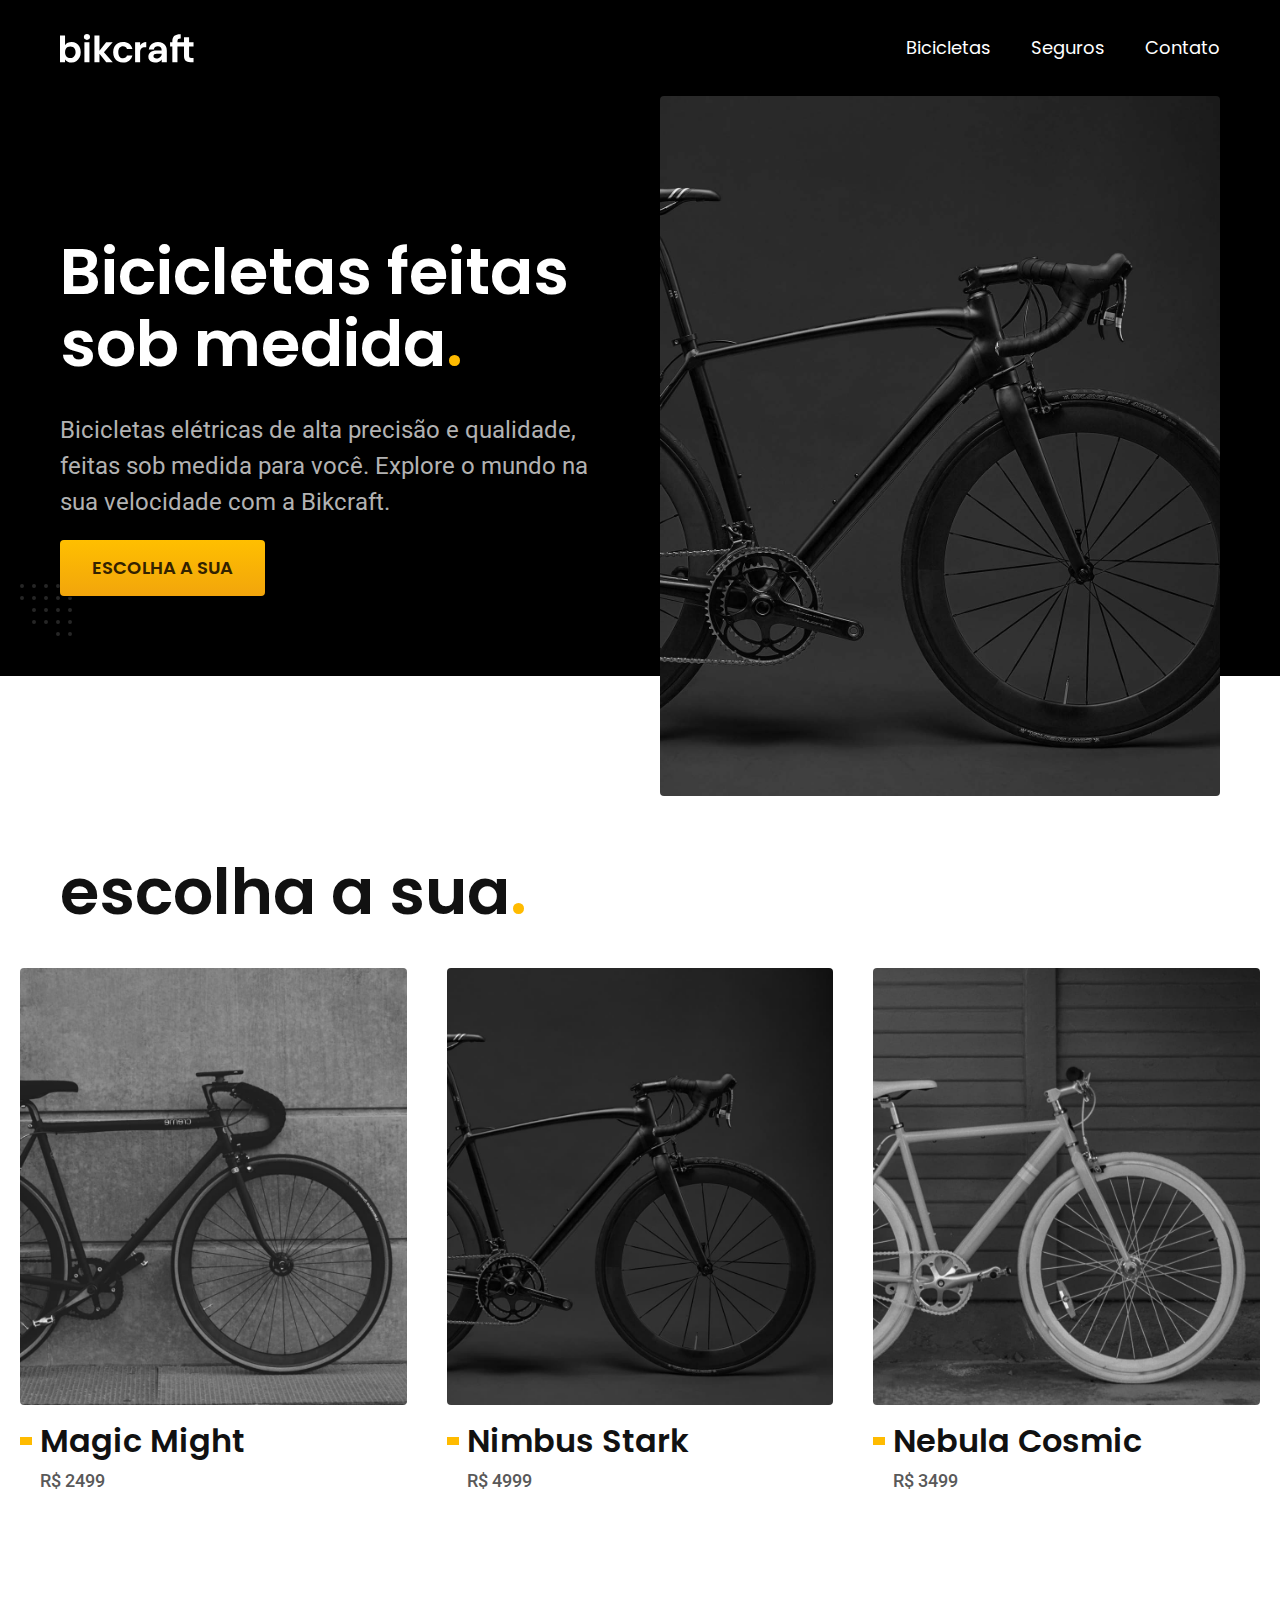
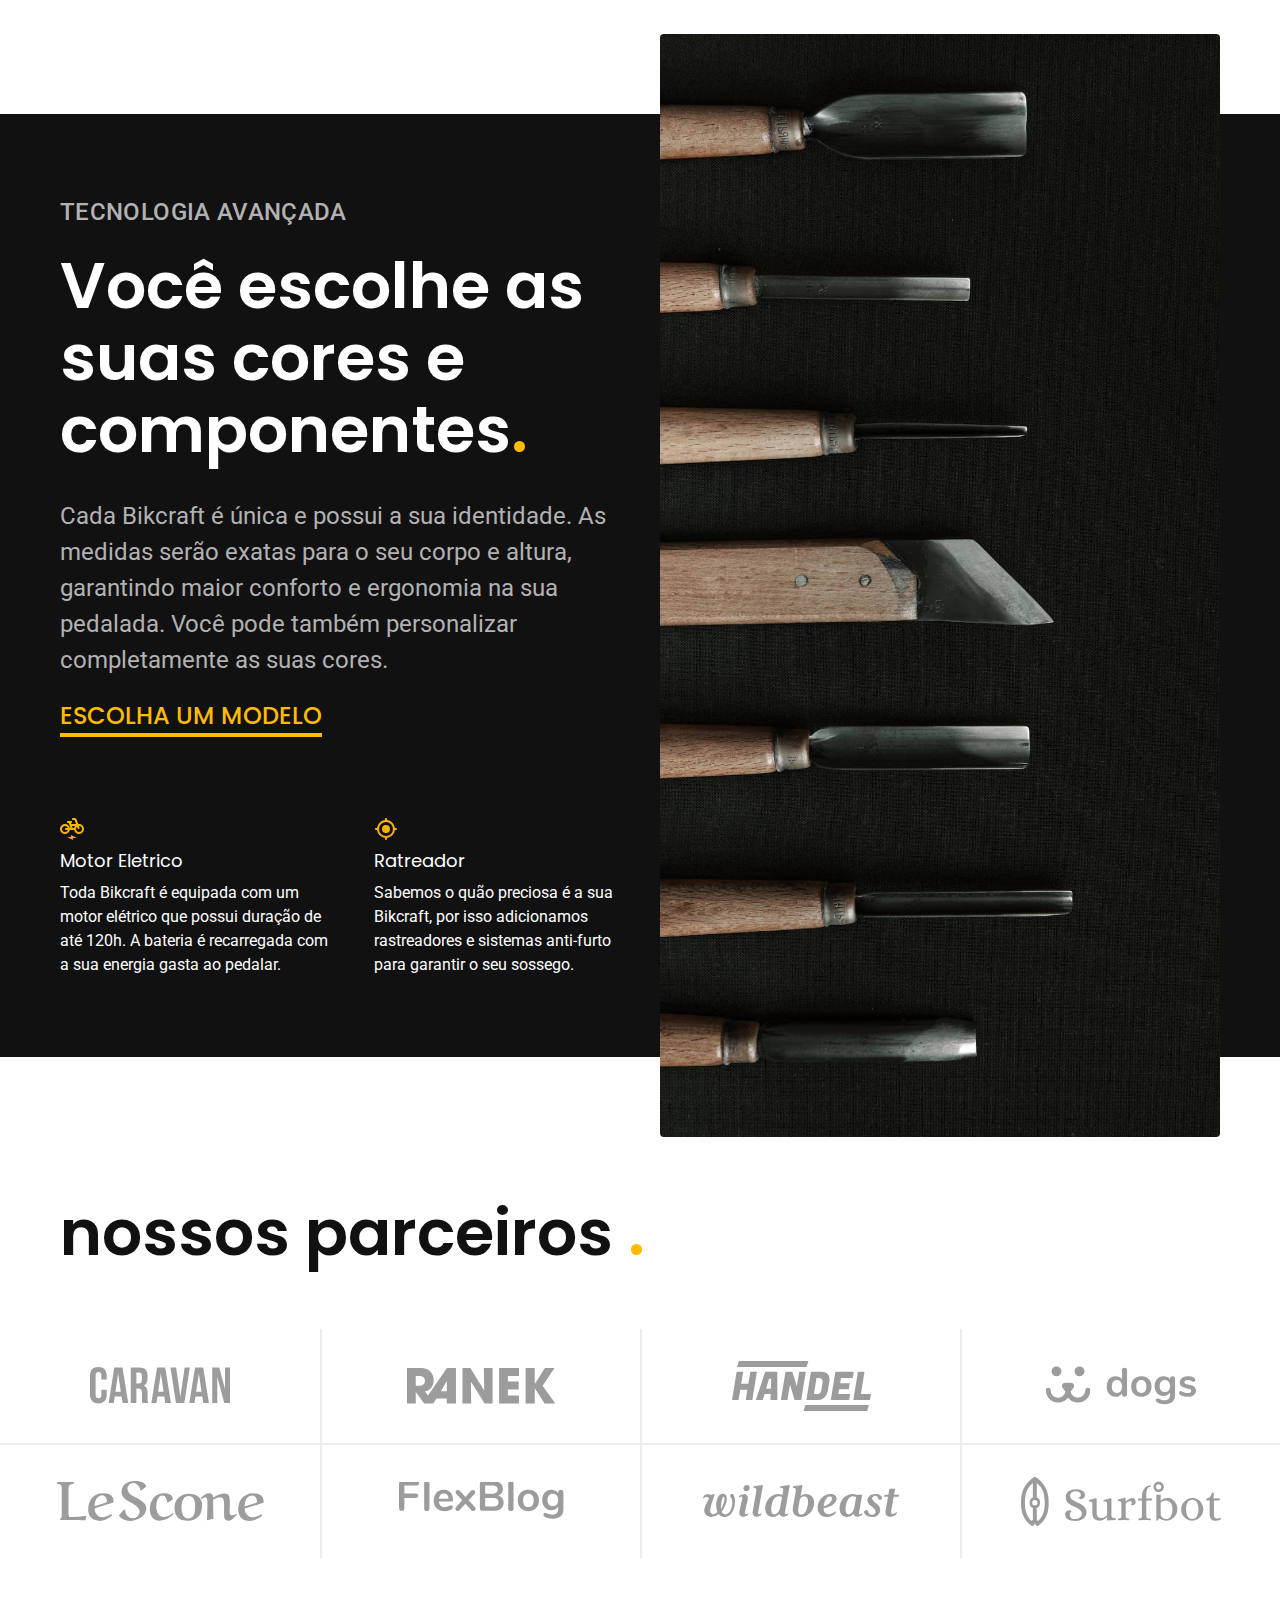
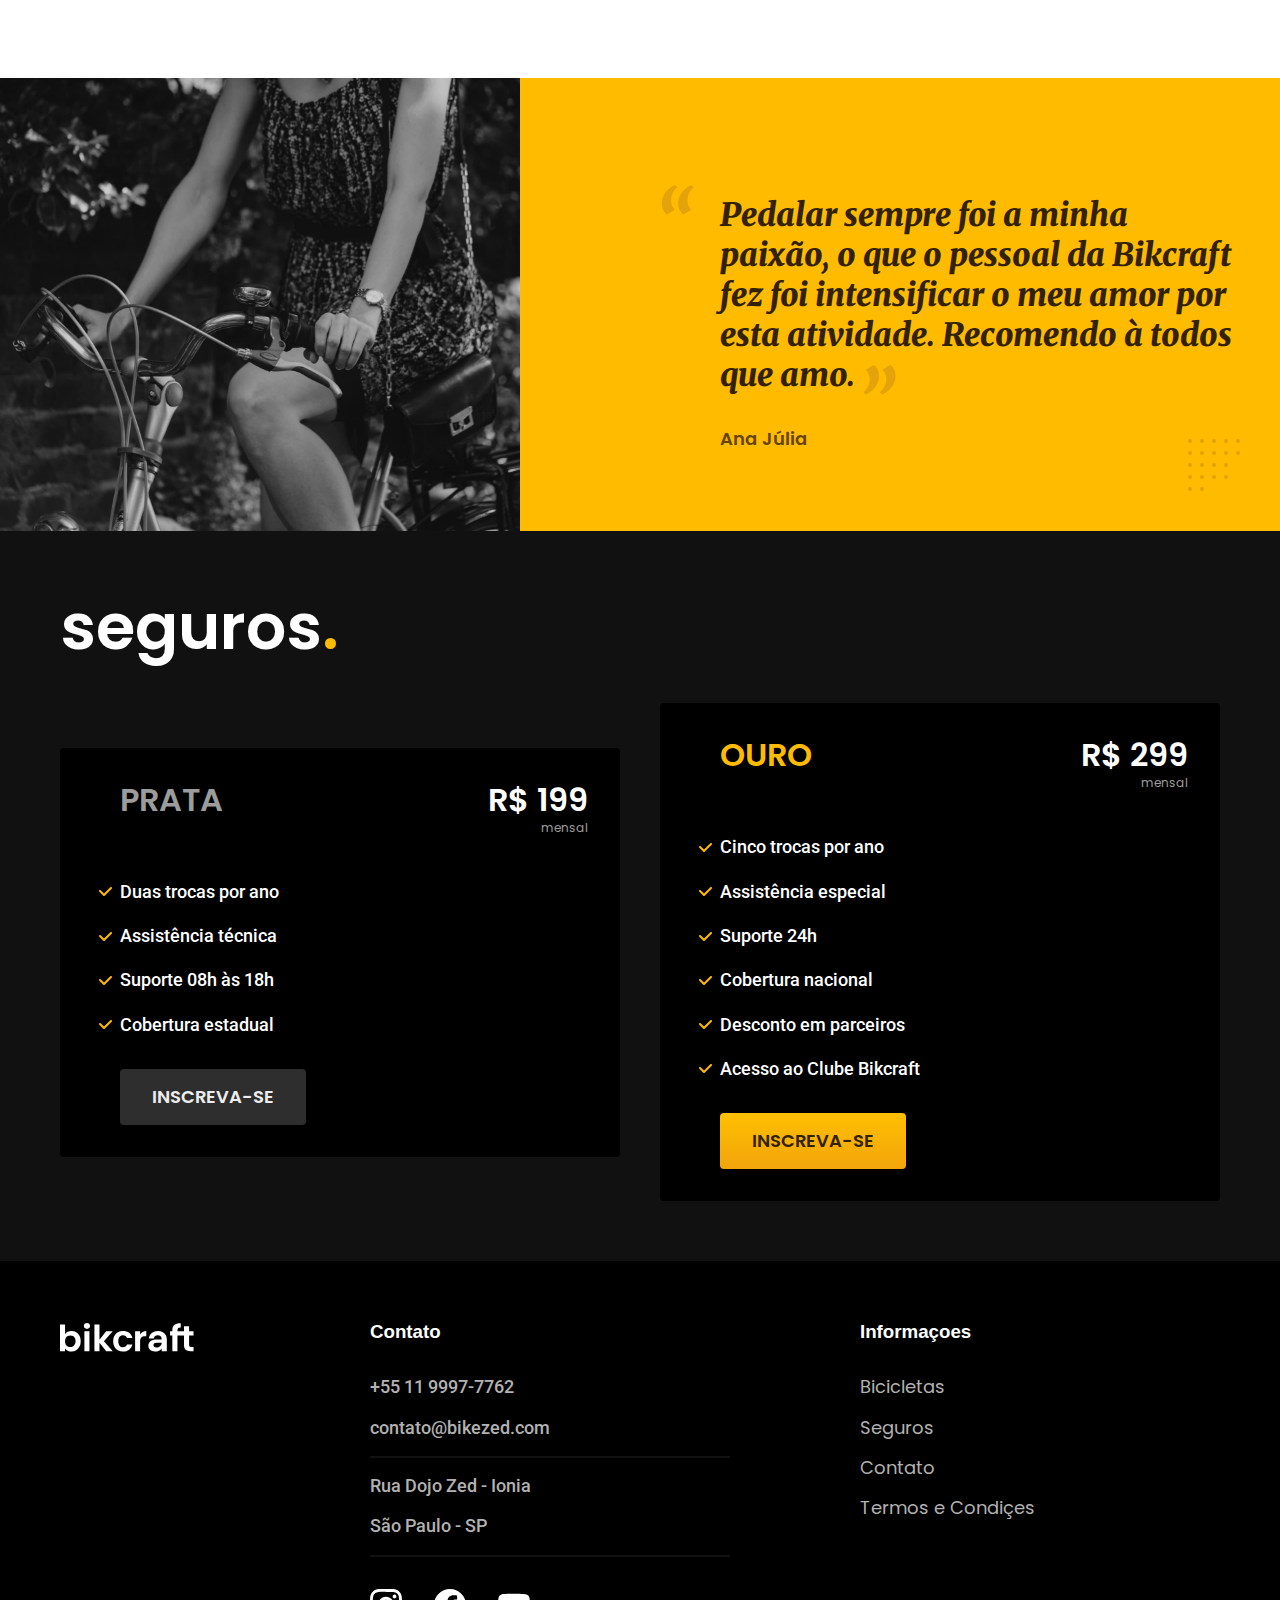
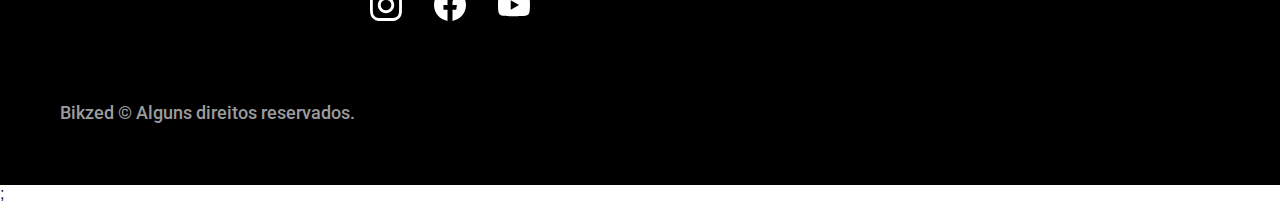
<file: index.html>
<!DOCTYPE html>
<html lang="pt-br">

<head>
  <meta charset="UTF-8">

  <meta name="viewport" content="width=device-width, initial-scale=1.0">
  <title>Bikezed - Bicicletas Elétricas</title>
  <meta name="description" content="Bicicletas elétricas de alta precisão e qualidade, feitas sob medida para você. Explore o mundo na sua velocidade com a Bikcraft.">

  <link rel="stylesheet" href="./CSS/style.min.css">

  <link rel="icon" href="./favicon.svg" type="image/svg+xml">
  <link rel="preconnect" href="https://fonts.googleapis.com">
  <link rel="preconnect" href="https://fonts.gstatic.com" crossorigin>
  <link href="https://fonts.googleapis.com/css2?family=Merriweather:wght@900&family=Poppins:wght@400;600&family=Roboto:wght@400;500&display=swap" rel="stylesheet">


  <script>
    document.documentElement.classList.add('js');
  </script>
</head>

<body>
  <header class="header-bg">
    <div class="header container">
      <a href="./index.html">
        <img src="./img/bikcraft.svg" width="136" height="32" alt=" Bikezed">
      </a>

      <nav aria-label="primaria">
        <ul class="header-menu font-1-m cor-0">
          <li> <a href="./bicicletas.html">Bicicletas</a></li>
          <li> <a href="./seguros.html">Seguros </a></li>
          <li> <a href="./contato.html">Contato</a></li>
        </ul>
    </div>
    </nav>
  </header>

  <main class="introducao-bg">
    <div class="introducao container">
      <div class="introducao-conteudo">
        <h1 class="font-1-xxl cor-0 fadeInDown" data-anime="200">Bicicletas feitas sob medida<span class="cor-p1">.</span></h1>
        <p class="font-2-l cor-5 fadeInDown" data-anime="400">Bicicletas elétricas de alta precisão e qualidade, feitas sob medida para você. Explore o mundo na sua velocidade com a Bikcraft.</p>
        <a class="botao fadeInDown" data-anime="600" href="./bicicletas.html">ESCOLHA A SUA</a>
      </div>

      <picture class="fadeInDown" data-anime="800">
        <source media="(max-width: 800px)" srcset="./img/bicicletas/nimbus.jpg">
        <img src="./img/fotos/introducao.jpg" width="1280" height="1600" alt="Bicicleta">
      </picture>
    </div>
  </main>

  <article class="bicicletas-lista">
    <h2 class="font-1-xxl container">escolha a sua<span class="cor-p1">.</span></h2>

    <ul>
      <li>
        <a href="./bicicleta/magic.html">
          <img src="./img/bicicletas/magic-home.jpg" alt="Bicicleta">
          <h3 class="font-1-xl">Magic Might</h3>
          <span class="font-2-m cor-8">R$ 2499</span>
        </a>
      </li>
      <li>
        <a href="./bicicleta/nimbus.html">
          <img src="./img/bicicletas/nimbus-home.jpg" alt="Bicicleta">
          <h3 class="font-1-xl">Nimbus Stark</h3>
          <span class="font-2-m cor-8">R$ 4999</span>
        </a>
      </li>
      <li>
        <a href="./bicicleta/nebula.html">
          <img src="./img/bicicletas/nebula-home.jpg" alt="Bicicleta">
          <h3 class="font-1-xl">Nebula Cosmic </h3>
          <span class="font-2-m cor-8">R$ 3499</span>
        </a>
      </li>
    </ul>
  </article>

  <article class="tecnologia-bg">
    <div class="tecnologia container">
      <div class="tecnologia-conteudo">
        <span class="font-2-l-b cor-5">Tecnologia Avançada</span>
        <h2 class="font-1-xxl cor-0">Você escolhe as suas cores e componentes<span class="cor-p1">.</span></h2>
        <p class="cor-5 font-2-l">Cada Bikcraft é única e possui a sua identidade. As medidas serão exatas para o seu corpo e altura, garantindo maior conforto e ergonomia na sua pedalada. Você pode também personalizar completamente as suas cores.</p>
        <a class="link " href="./bicletas.html"> Escolha um Modelo</a>

        <div class="tecnologia-vantagens">
          <div>
            <img src="./img/icones/eletrica.svg" width="24" height="24" alt="">
            <h3 class="font-1-m cor-0">Motor Eletrico</h3>
            <p class="font-2-s cor-0">Toda Bikcraft é equipada com um motor elétrico que possui duração de até 120h. A bateria é recarregada com a sua energia gasta ao pedalar.</p>
          </div>
          <div>
            <img src="./img/icones/rastreador.svg" width="24" height="24" alt="">
            <h3 class="font-1-m cor-0">Ratreador</h3>
            <p class="font-2-s cor-0">Sabemos o quão preciosa é a sua Bikcraft, por isso adicionamos rastreadores e sistemas anti-furto para garantir o seu sossego.</p>
          </div>
        </div>
      </div>
      <div class="tecnologia-imagem">
        <img src="./img/fotos/tecnologia.jpg" width="1200" height="1920" alt="">
      </div>
    </div>
  </article>



  <section class="parceiros" aria-label="Nossos parceiros">
    <h2 class="font-1-xxl cor-11 container"> nossos parceiros <span class="cor-p1">.</span></h2>

    <ul>
      <li><img src="./img/parceiros/caravan.svg" alt="caravan"></li>
      <li><img src="./img/parceiros/ranek.svg" alt="ranek"></li>
      <li><img src="./img/parceiros/handel.svg" alt="handel"></li>
      <li><img src="./img/parceiros/dogs.svg" alt="dogs"></li>
      <li><img src="./img/parceiros/lescone.svg" alt="lescone"></li>
      <li><img src="./img/parceiros/flexblog.svg" alt="flexblog"></li>
      <li><img src="./img/parceiros/wildbeast.svg" alt="wildbeast"></li>
      <li><img src="./img/parceiros/surfbot.svg" alt="surfbot"></li>
    </ul>
  </section>

  <section class="depoimento" aria-label="Depoimento">
    <div>
      <img src="./img/fotos/depoimento.jpg" width="1560" height="1360" alt="Pessoa">
    </div>
    <div class="depoimento-conteudo">
      <blockquote class="font-1-xl cor-p5">
        <p>Pedalar sempre foi a minha paixão, o que o pessoal da Bikcraft fez foi intensificar o meu amor por esta atividade. Recomendo à todos que amo.</p>
      </blockquote>
      <span class="font-1-m-b cor-p4">Ana Júlia</span>
    </div>
  </section>

  <article class="seguros-bg">
    <div class="seguros container">
      <h2 class="font-1-xxl cor-0">seguros<span class="cor-p1">.</span></h2>
      <div class="seguros-item">
        <h3 class="font-1-xl cor-6">PRATA</h3>
        <span class="font-1-xl cor-0">R$ 199 <span class="font-1-xs cor-6">mensal</span></span>
        <ul class="font-2-m cor-0">
          <li>Duas trocas por ano</li>
          <li>Assistência técnica</li>
          <li>Suporte 08h às 18h</li>
          <li>Cobertura estadual</li>
        </ul>
        <a class="botao secundario" href="./orcamento.html"> Inscreva-se</a>
      </div>

      <div class="seguros-item">
        <h3 class="font-1-xl cor-p1">OURO</h3>
        <span class="font-1-xl cor-0">R$ 299 <span class="font-1-xs cor-6">mensal</span></span>
        <ul class="font-2-m cor-0">
          <li>Cinco trocas por ano</li>
          <li>Assistência especial</li>
          <li>Suporte 24h</li>
          <li>Cobertura nacional</li>
          <li>Desconto em parceiros</li>
          <li>Acesso ao Clube Bikcraft</li>
        </ul>
        <a class="botao " href="./orcamento.html"> Inscreva-se</a>
      </div>
    </div>
  </article>

  <footer class="footer-bg">
    <div class="footer container">
      <img src="./bikcraft.svg" alt="bikezed">

      <div class="footer-contato">
        <h3 class="font-2-lb cor-0">Contato</h3>
        <ul class="cor-5 font-2-m">
          <li> <a href="tel:+551199977762">+55 11 9997-7762</a></li>
          <li> <a href="mailto:contato@bikezed.com"> contato@bikezed.com</a>
          <li>
          <li>Rua Dojo Zed - Ionia </li>
          <li> São Paulo - SP </li>
        </ul>
        <div class="footer-redes">
          <a href="./">
            <img src="./img/redes/instagram.svg" alt="">
          </a>
          <a href="./">
            <img src="./img/redes/facebook.svg" alt="">
          </a>
          <a href="./">
            <img src="./img/redes/youtube.svg" alt="">
          </a>
        </div>
      </div>

      <div class="footer-informacoes">
        <h3 class="font-2-lb cor-0">Informaçoes</h3>
        <nav>
          <ul class="font-1-m cor-5">
            <li> <a href="./bicicletas.html">Bicicletas</a></li>
            <li> <a href="./seguros.html">Seguros </a></li>
            <li> <a href="./contato.html">Contato</a></li>
            <li> <a href="./termos.html">Termos e Condiçes</a></li>
          </ul>
        </nav>
      </div>
      <p class="font-2-m cor-6 footer-copy">Bikzed © Alguns direitos reservados.</p>
    </div>
  </footer>

  <script src="./js/plugins/simple-anime.js"></script>;
  <script src="./js/script.js"></script>
</body>

</html>
</file>
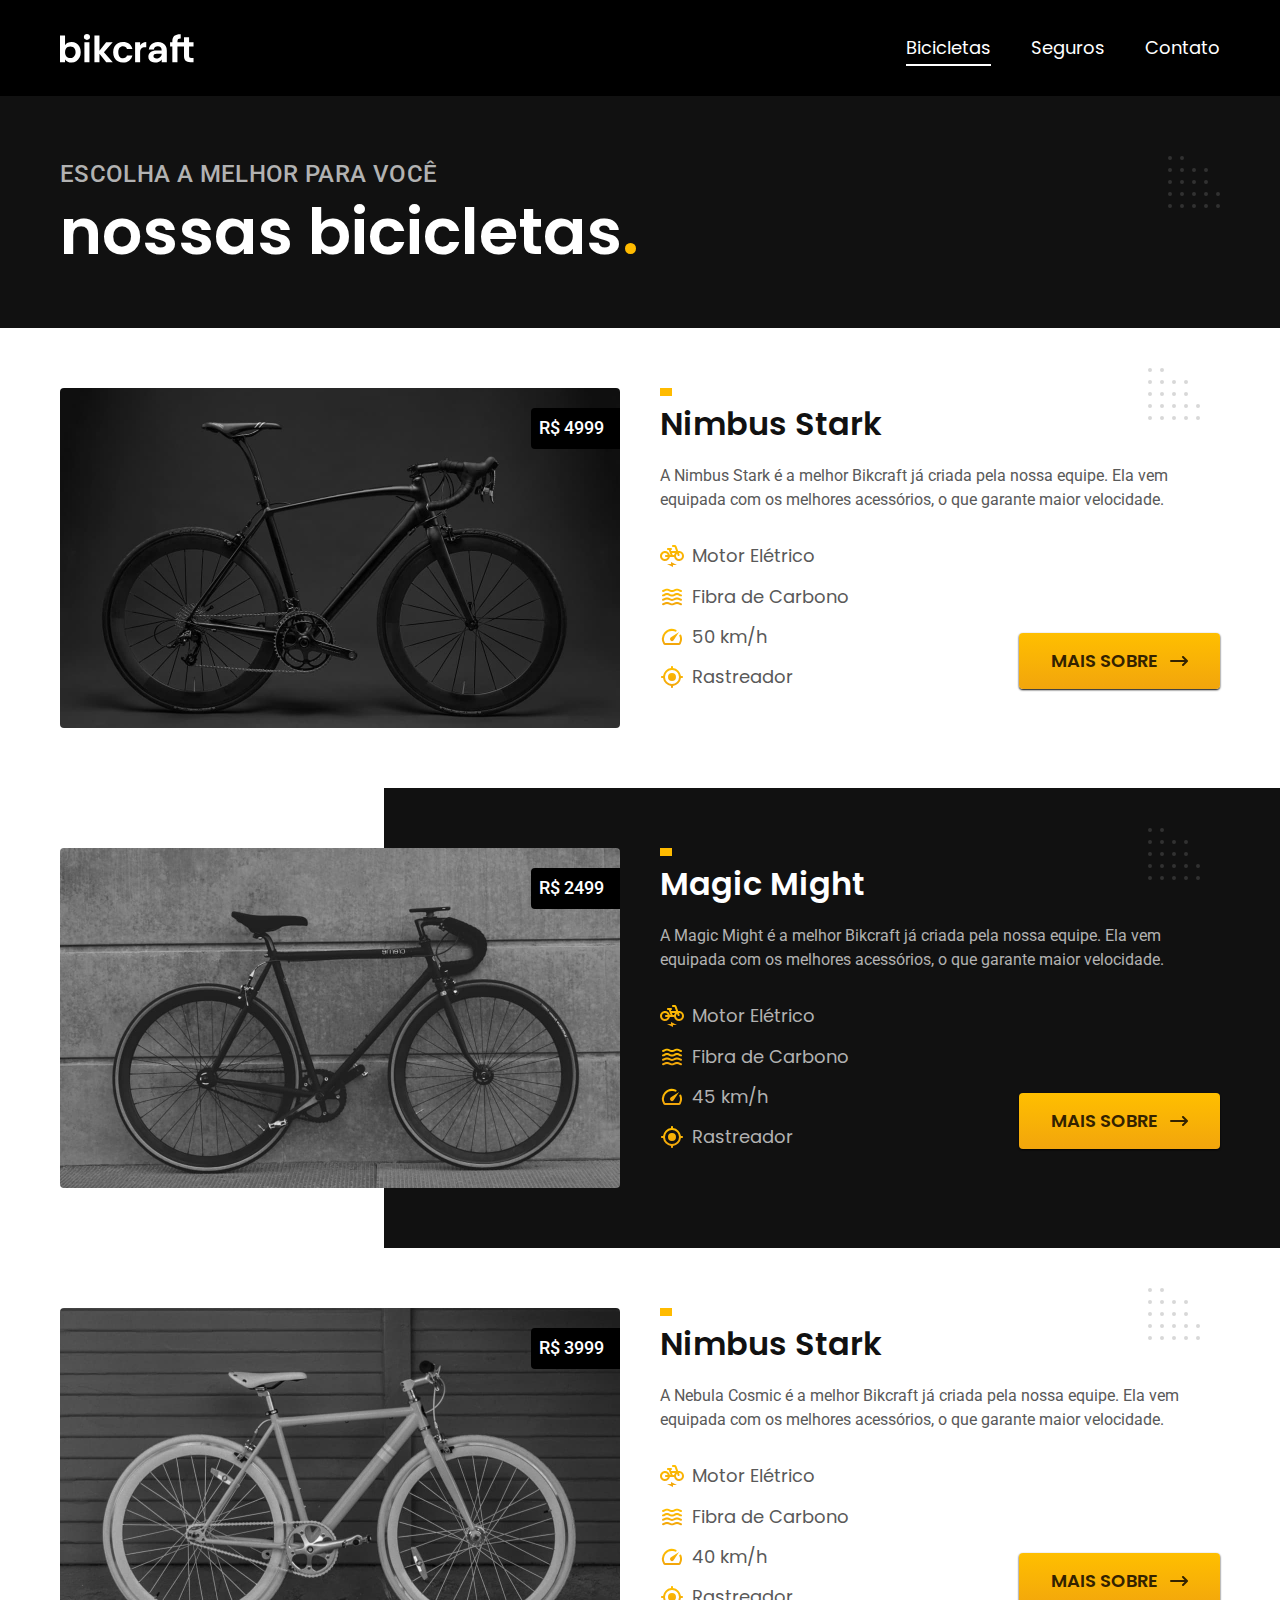
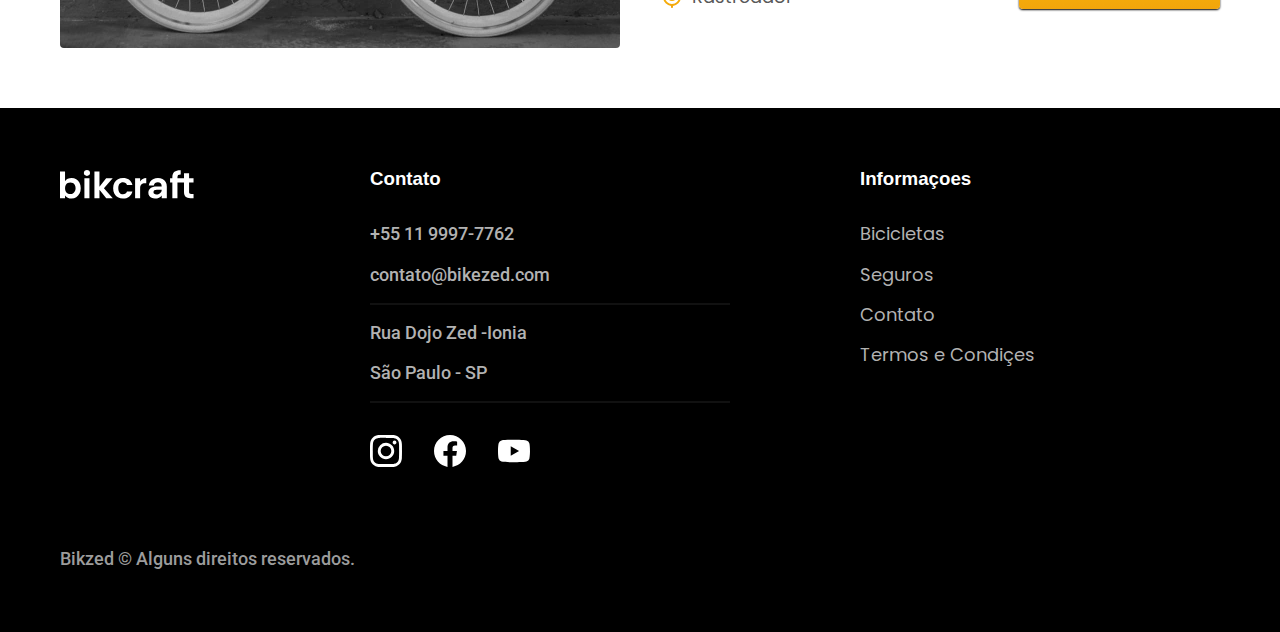
<file: bicicletas.html>
<!DOCTYPE html>
<html lang="pt-br">

<head>
  <meta charset="UTF-8">

  <meta name="viewport" content="width=device-width, initial-scale=1.0">
  <title>Bicicletas | Bikzed</title>
  <meta name="description" content="Termos e Condições">




  <link rel="stylesheet" href="./CSS/style.min.css">







  <link rel="stylesheet" href="./CSS/style.min.css">




  <link rel="icon" href="./favicon.svg" type="image/svg+xml">


  <link rel="icon" href="./favicon.svg" type="image/svg+xml">

  <link rel="preconnect" href="https://fonts.googleapis.com">
  <link rel="preconnect" href="https://fonts.gstatic.com" crossorigin>
  <link href="https://fonts.googleapis.com/css2?family=Merriweather:wght@900&family=Poppins:wght@400;600&family=Roboto:wght@400;500&display=swap" rel="stylesheet">
  <script>
    document.documentElement.classList.add('js');
  </script>
</head>

<body id="bicicletas">
  <header class="header-bg">
    <div class="header container">
      <a href="./index.html">
        <img src="./img/bikcraft.svg" alt=" Bikezed">
      </a>

      <nav aria-label="primaria">
        <ul class="header-menu font-1-m cor-0">
          <li> <a href="./bicicletas.html">Bicicletas</a></li>
          <li> <a href="./seguros.html">Seguros </a></li>
          <li> <a href="/contato.html">Contato</a></li>
        </ul>
    </div>
    </nav>
  </header>

  <main>
    <div class="titulo-bg">
      <div class="titulo container">
        <p class="font-2-l-b cor-5">ESCOLHA A MELHOR PARA VOCÊ
        </p>
        <h1 class="font-1-xxl cor-0">nossas bicicletas<span class="cor-p1">.</span></h1>
      </div>
    </div>


    <div class="bicicleta container">
      <div class="bicicletas-imagem">
        <img src="./img/bicicletas/nimbus.jpg" alt="Bicicleta-preta">
        <span class="font-2-m cor-0">R$ 4999</span>
      </div>
      <div class="bicicletas-conteudo">
        <h2 class="font-1-xl">Nimbus Stark</h2>
        <p class="font-2-s cor-8">A Nimbus Stark é a melhor Bikcraft já criada pela nossa equipe. Ela vem equipada com os melhores acessórios, o que garante maior velocidade.</p>
        <ul class="font-1-m cor-8">
          <li> <img src="./img/icones/eletrica.svg" alt="">
            Motor Elétrico</li>
          <li> <img src="./img/icones/carbono.svg" alt="">
            Fibra de Carbono</li>
          <li> <img src="./img/icones/velocidade.svg" alt="">
            50 km/h</li>
          <li> <img src="./img/icones/rastreador.svg" alt="">
            Rastreador</li>
        </ul>
        <a class="botao seta" href="./bicicleta/nimbus.html">MAIS SOBRE</a>
      </div>
    </div>



    <div class="bicicletas-bg">
      <div class="bicicleta container">
        <div class="bicicletas-imagem">
          <img src="./img/bicicletas/magic.jpg" alt="Bicicleta-preta">
          <span class="font-2-m cor-0">R$ 2499</span>
        </div>
        <div class="bicicletas-conteudo">
          <h2 class="font-1-xl cor-0">Magic Might</h2>
          <p class="font-2-s cor-5">A Magic Might é a melhor Bikcraft já criada pela nossa equipe. Ela vem equipada com os melhores acessórios, o que garante maior velocidade.</p>
          <ul class="font-1-m cor-5">
            <li> <img src="./img/icones/eletrica.svg" alt="">
              Motor Elétrico</li>
            <li> <img src="./img/icones/carbono.svg" alt="">
              Fibra de Carbono</li>
            <li> <img src="./img/icones/velocidade.svg" alt="">
              45 km/h</li>
            <li> <img src="./img/icones/rastreador.svg" alt="">
              Rastreador</li>
          </ul>
          <a class="botao seta" href="./bicicleta/magic.html">MAIS SOBRE</a>
        </div>
      </div>
    </div>



    <div class="bicicleta container">
      <div class="bicicletas-imagem">
        <img src="./img/bicicletas/nebula.jpg" alt="Bicicleta-preta">
        <span class="font-2-m cor-0">R$ 3999</span>
      </div>
      <div class="bicicletas-conteudo">
        <h2 class="font-1-xl">Nimbus Stark</h2>
        <p class="font-2-s cor-8">A Nebula Cosmic é a melhor Bikcraft já criada pela nossa equipe. Ela vem equipada com os melhores acessórios, o que garante maior velocidade.</p>
        <ul class="font-1-m cor-8">
          <li> <img src="./img/icones/eletrica.svg" alt="">
            Motor Elétrico</li>
          <li> <img src="./img/icones/carbono.svg" alt="">
            Fibra de Carbono</li>
          <li> <img src="./img/icones/velocidade.svg" alt="">
            40 km/h</li>
          <li> <img src="./img/icones/rastreador.svg" alt="">
            Rastreador</li>
        </ul>
        <a class="botao seta" href="./bicicleta/nebula.html">MAIS SOBRE</a>
      </div>
    </div>

  </main>

  <footer class="footer-bg">
    <div class="footer container">
      <img src="./bikcraft.svg" alt="bikezed">

      <div class="footer-contato">
        <h3 class="font-2-lb cor-0">Contato</h3>
        <ul class="cor-5 font-2-m">
          <li> <a href="tel:+551199977762">+55 11 9997-7762</a></li>
          <li> <a href="mailto:contato@bikezed.com"> contato@bikezed.com</a>
          <li>
          <li>Rua Dojo Zed -Ionia </li>
          <li> São Paulo - SP </li>
        </ul>
        <div class="footer-redes">
          <a href="./">
            <img src="./img/redes/instagram.svg" alt="">
          </a>
          <a href="./">
            <img src="./img/redes/facebook.svg" alt="">
          </a>
          <a href="./">
            <img src="./img/redes/youtube.svg" alt="">
          </a>
        </div>
      </div>

      <div class="footer-informacoes">
        <h3 class="font-2-lb cor-0">Informaçoes</h3>
        <nav>
          <ul class="font-1-m cor-5">
            <li> <a href="./bicicletas.html">Bicicletas</a></li>
            <li> <a href="./seguros.html">Seguros </a></li>
            <li> <a href="./contato.html">Contato</a></li>
            <li> <a href="./termos.html">Termos e Condiçes</a></li>
          </ul>
        </nav>
      </div>
      <p class="font-2-m cor-6 footer-copy">Bikzed © Alguns direitos reservados.</p>
    </div>
  </footer>
  <script src="./js/script.js"></script>
</body>

</html>
</file>
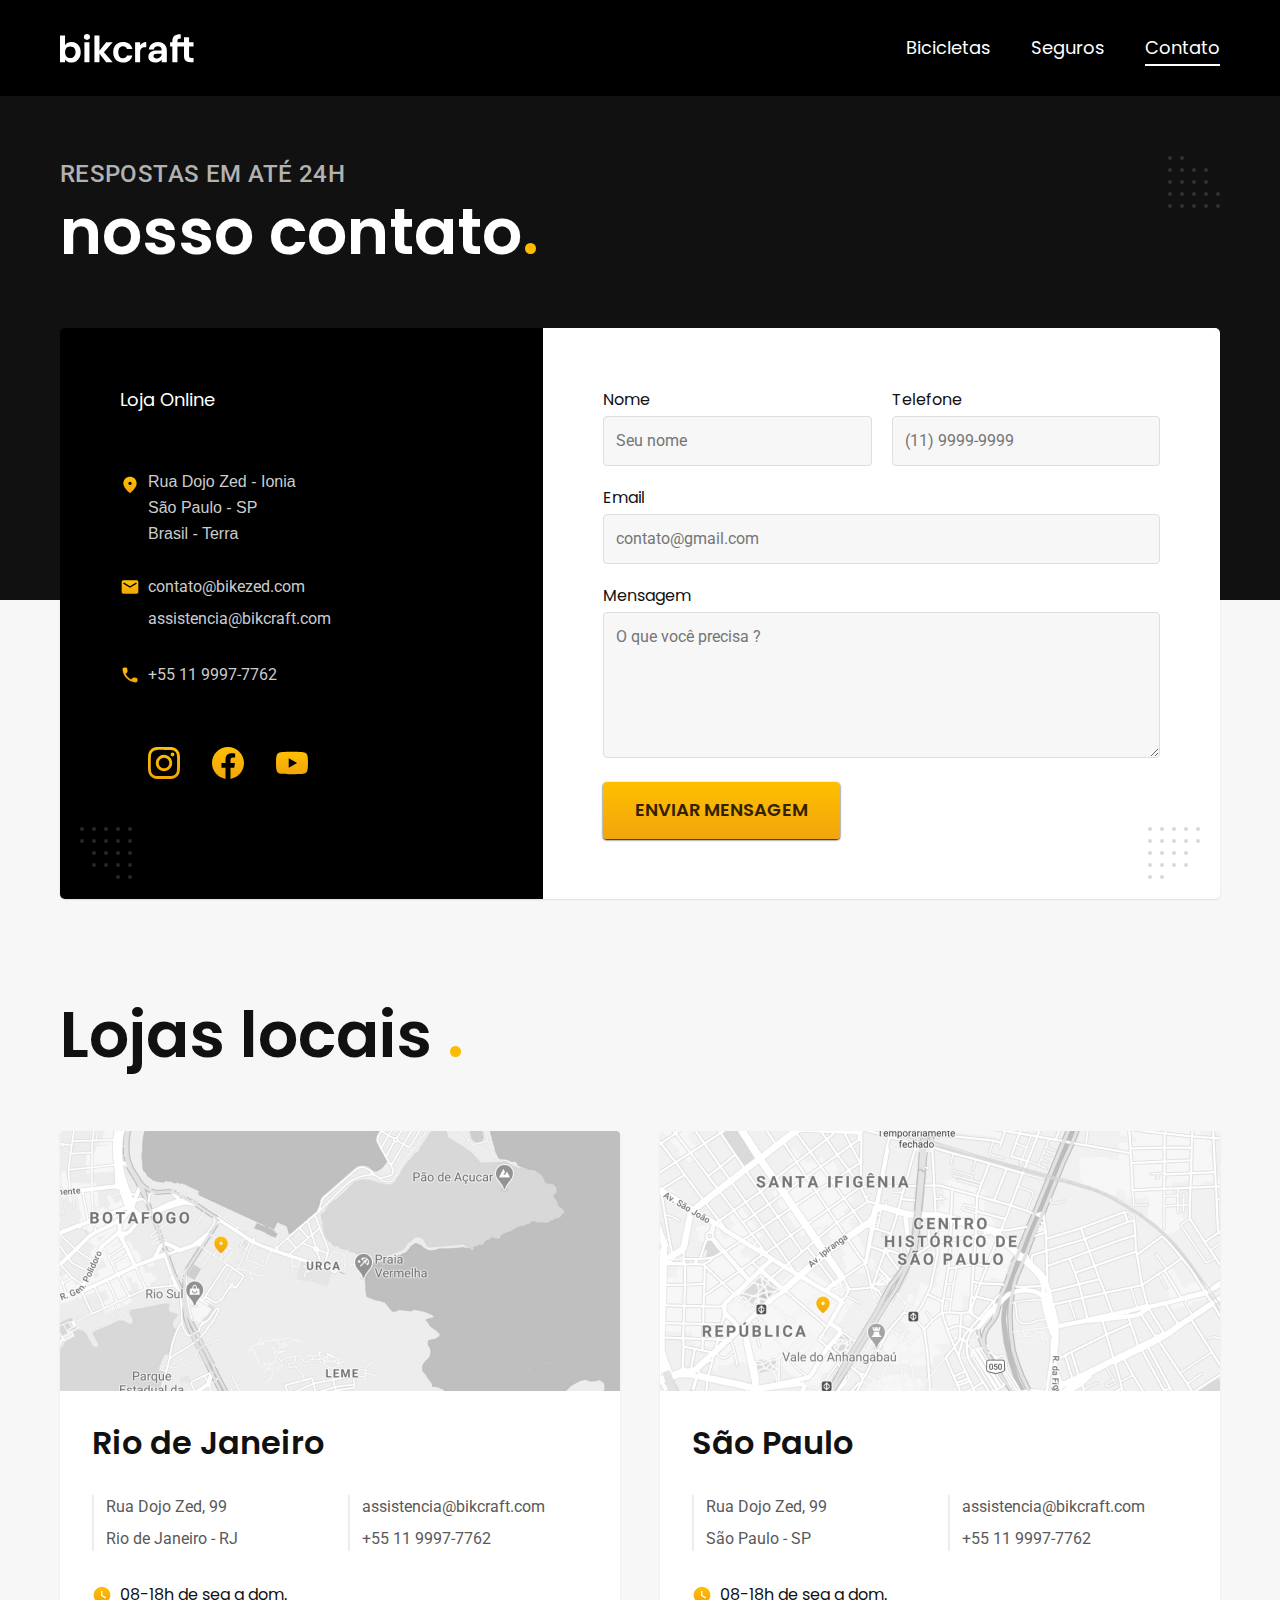
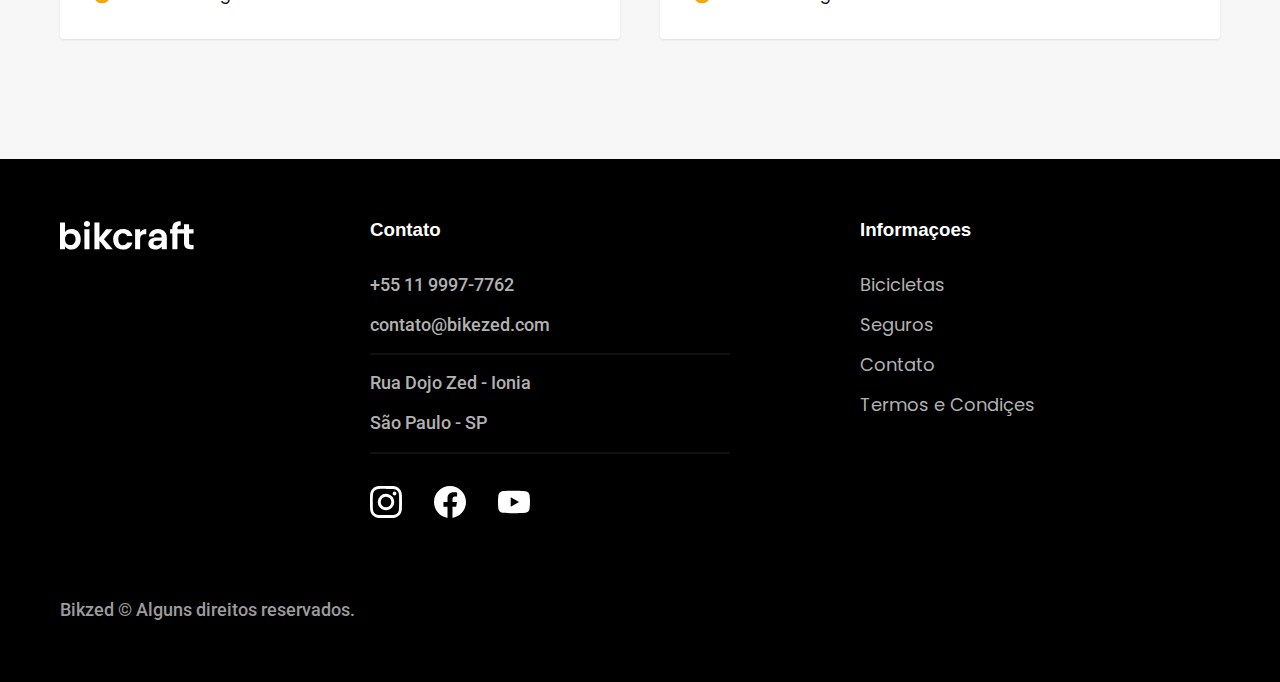
<file: contato.html>
<!DOCTYPE html>
<html lang="pt-br">

<head>
  <meta charset="UTF-8">

  <meta name="viewport" content="width=device-width, initial-scale=1.0">
  <title>Contato | Bikzed</title>
  <meta name="description" content="Termos e Condições">




  <link rel="stylesheet" href="./CSS/style.min.css">







  <link rel="stylesheet" href="./CSS/style.min.css">




  <link rel="icon" href="./favicon.svg" type="image/svg+xml">


  <link rel="icon" href="./favicon.svg" type="image/svg+xml">

  <link rel="preconnect" href="https://fonts.googleapis.com">
  <link rel="preconnect" href="https://fonts.gstatic.com" crossorigin>
  <link href="https://fonts.googleapis.com/css2?family=Merriweather:wght@900&family=Poppins:wght@400;600&family=Roboto:wght@400;500&display=swap" rel="stylesheet">
  <script>
    document.documentElement.classList.add('js');
  </script>
</head>

<body id="contato">
  <header class="header-bg">
    <div class="header container">
      <a href="./index.html">
        <img src="./img/bikcraft.svg" alt=" Bikezed">
      </a>

      <nav aria-label="primaria">
        <ul class="header-menu font-1-m cor-0">
          <li> <a href="./bicicletas.html">Bicicletas</a></li>
          <li> <a href="./seguros.html">Seguros </a></li>
          <li> <a href="./contato.html">Contato</a></li>
        </ul>
    </div>
    </nav>
  </header>

  <main>
    <div class="titulo-bg">
      <div class="titulo container">
        <p class="font-2-l-b cor-5">Respostas em até 24h</p>
        <h1 class="font-1-xxl cor-0">nosso contato<span class="cor-p1">.</span></h1>
      </div>
    </div>

    <div class="contato container">
      <section class="contato-dados" aria-label="endereço">
        <h2 class="font-1-m cor-0">Loja Online</h2>
        <div class="contato-endereco font-s cor-4">
          <p>Rua Dojo Zed - Ionia</p>
          <p>São Paulo - SP</p>
          <p>Brasil - Terra</p>
        </div>
        <address class="contato-meios font-2-s cor-4">
          <a href="mailto:contato@bikezed.com">contato@bikezed.com</a>
          <a href="mailto:assistencia@bikcraf.com">assistencia@bikcraft.com</a>
          <a href="tel:+551199977762">+55 11 9997-7762</a>
        </address>
        <div class="contato-redes">
          <a href="./">
            <img src="./img/redes/instagram-p.svg" alt="">
          </a>
          <a href="./">
            <img src="./img/redes/facebook-p.svg" alt="">
          </a>
          <a href="./">
            <img src="./img/redes/youtube-p.svg" alt="">
          </a>
        </div>
      </section>

      <section class="contato-formulario" aria-label="formulario">
        <form class="form" action="./contato.html">
          <div>
            <label for="nome">Nome</label>
            <input type="text" id="nome" name="nome" placeholder="Seu nome">
          </div>
          <div>
            <label for="nome">Telefone</label>
            <input type="text" id="telefone" name="telefone" placeholder="(11) 9999-9999">
          </div>
          <div class="col-2">
            <label for="nome">Email</label>
            <input type="text" id="email" name="email" placeholder="contato@gmail.com">
          </div>
          <div class="col-2">
            <label for="nome">Mensagem</label>
            <textarea name="mensagem" id="Mensagem" cols="30" rows="5" placeholder="O que você precisa ?"></textarea>
          </div>
          <button class="botao col-2">Enviar Mensagem</button>
        </form>
      </section>
    </div>
  </main>

  <article class="lojas container">

    <h2 class="font-1-xxl">Lojas locais <span class="cor-p1">.</span></h2>

    <div class="lojas-item">
      <img src="./img/lojas/rj.jpg" alt="mapa loja">

      <div class="lojas-conteudo">
        <h3 class="font-1-xl">Rio de Janeiro</h3>
        <div class="lojas-dados font-2-s cor-8">
          <p>Rua Dojo Zed, 99</p>
          <p>Rio de Janeiro - RJ</p>
        </div>
        <div class="lojas-dados font-2-s cor-8">
          <a href="mailto:assistencia@bikcraf.com">assistencia@bikcraft.com</a>
          <a href="tel:+551199977762">+55 11 9997-7762</a>
        </div>
        <p class="lojas-tempo font-1-s"><img src="./img/icones/horario.svg" alt=""> 08-18h de seg a dom.</p>
      </div>
    </div>


    <div class="lojas-item">
      <img src="./img/lojas/sp.jpg" alt="mapa loja">
      <div class="lojas-conteudo">
        <h3 class="font-1-xl">São Paulo</h3>
        <div class="lojas-dados font-2-s cor-8">
          <p>Rua Dojo Zed, 99</p>
          <p>São Paulo - SP</p>
        </div>
        <div class="lojas-dados font-2-s cor-8">
          <a href="mailto:assistencia@bikcraf.com">assistencia@bikcraft.com</a>
          <a href="tel:+551199977762">+55 11 9997-7762</a>
        </div>
        <p class="lojas-tempo font-1-s"><img src="./img/icones/horario.svg" alt=""> 08-18h de seg a dom.</p>
      </div>
    </div>

  </article>

  <footer class="footer-bg">
    <div class="footer container">
      <img src="./bikcraft.svg" alt="bikezed">

      <div class="footer-contato">
        <h3 class="font-2-lb cor-0">Contato</h3>
        <ul class="cor-5 font-2-m">
          <li> <a href="tel:+551199977762">+55 11 9997-7762</a></li>
          <li> <a href="mailto:contato@bikezed.com"> contato@bikezed.com</a>
          <li>
          <li>Rua Dojo Zed - Ionia </li>
          <li> São Paulo - SP </li>
        </ul>
        <div class="footer-redes">
          <a href="./">
            <img src="./img/redes/instagram.svg" alt="">
          </a>
          <a href="./">
            <img src="./img/redes/facebook.svg" alt="">
          </a>
          <a href="./">
            <img src="./img/redes/youtube.svg" alt="">
          </a>
        </div>
      </div>

      <div class="footer-informacoes">
        <h3 class="font-2-lb cor-0">Informaçoes</h3>
        <nav>
          <ul class="font-1-m cor-5">
            <li> <a href="./bicicletas.html">Bicicletas</a></li>
            <li> <a href="./seguros.html">Seguros </a></li>
            <li> <a href="./contato.html">Contato</a></li>
            <li> <a href="./termos.html">Termos e Condiçes</a></li>
          </ul>
        </nav>
      </div>
      <p class="font-2-m cor-6 footer-copy">Bikzed © Alguns direitos reservados.</p>
    </div>
  </footer>
  <script src="./js/script.js"></script>
</body>

</html>
</file>
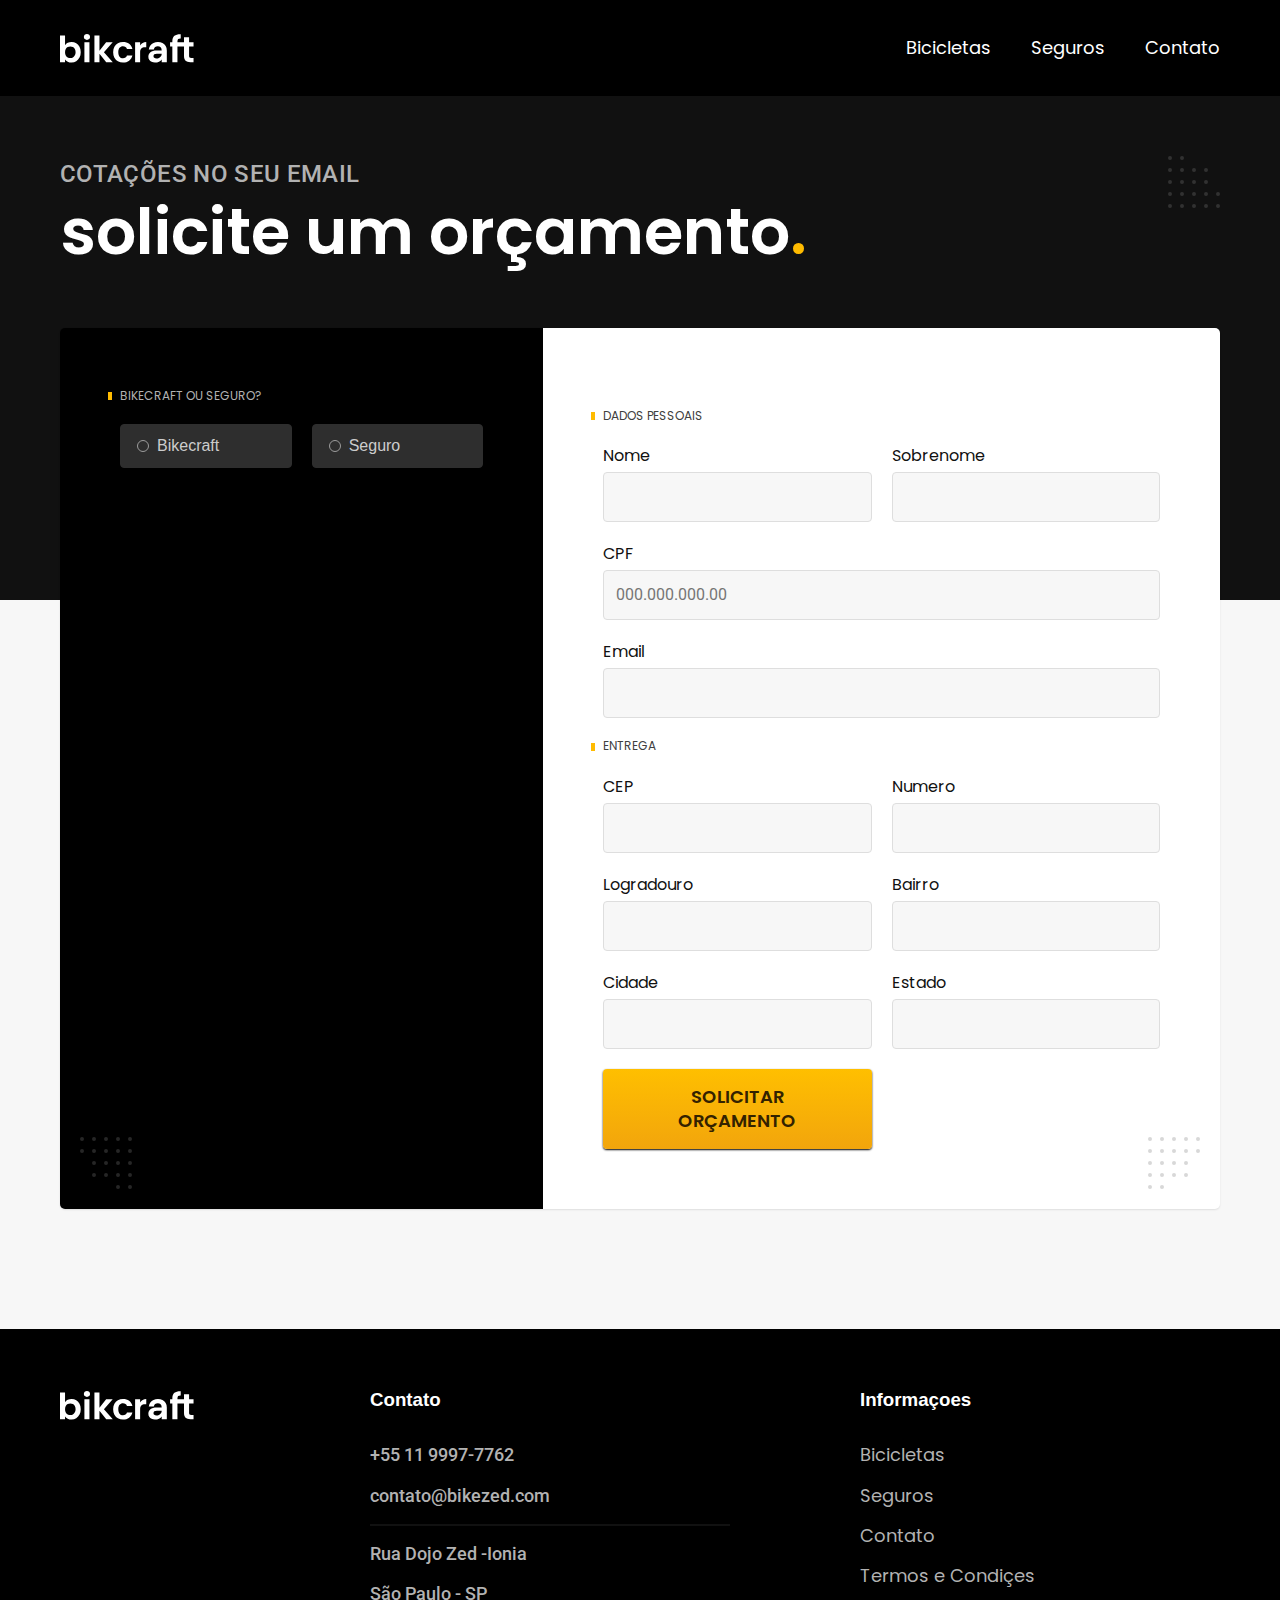
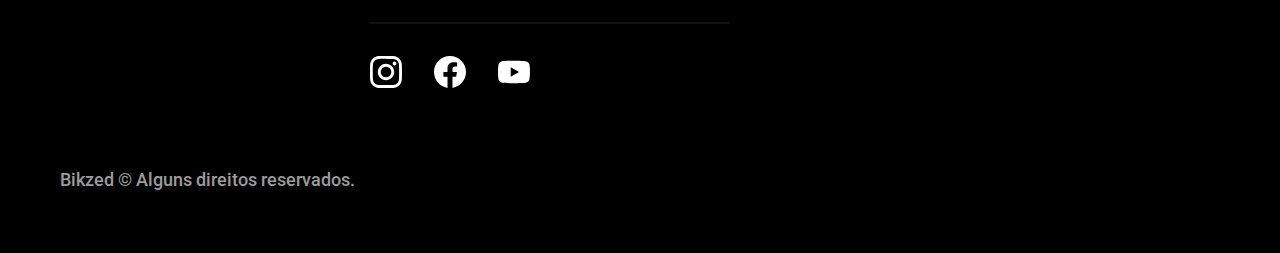
<file: orcamento.html>
<!DOCTYPE html>
<html lang="pt-br">

<head>
  <meta charset="UTF-8">

  <meta name="viewport" content="width=device-width, initial-scale=1.0">
  <title>Orçamento| Bikzed</title>
  <meta name="description" content="Termos e Condições">




  <link rel="stylesheet" href="./CSS/style.min.css">







  <link rel="stylesheet" href="./CSS/style.min.css">




  <link rel="icon" href="./favicon.svg" type="image/svg+xml">


  <link rel="icon" href="./favicon.svg" type="image/svg+xml">

  <link rel="preconnect" href="https://fonts.googleapis.com">
  <link rel="preconnect" href="https://fonts.gstatic.com" crossorigin>
  <link href="https://fonts.googleapis.com/css2?family=Merriweather:wght@900&family=Poppins:wght@400;600&family=Roboto:wght@400;500&display=swap" rel="stylesheet">
  <script>
    document.documentElement.classList.add('js');
  </script>
</head>

<body id="orcamento">
  <header class="header-bg">
    <div class="header container">
      <a href="./index.html">
        <img src="./img/bikcraft.svg" alt=" Bikezed">
      </a>

      <nav aria-label="primaria">
        <ul class="header-menu font-1-m cor-0">
          <li> <a href="./bicicletas.html">Bicicletas</a></li>
          <li> <a href="./seguros.html">Seguros </a></li>
          <li> <a href="./contato.html">Contato</a></li>
        </ul>
    </div>
    </nav>
  </header>

  <main>
    <div class="titulo-bg">
      <div class="titulo container">
        <p class="font-2-l-b cor-5">Cotações no seu email</p>
        <h1 class="font-1-xxl cor-0">solicite um orçamento<span class="cor-p1">.</span></h1>
      </div>
    </div>

    <form class="orcamento container" action="./">
      <div class="orcamento-produto">
        <h2 class="font-1-xs cor-5">Bikecraft ou Seguro?</h2>

        <input type="radio" name="tipo" value="bikecraft" id="bikecraft">
        <label for="bikecraft">Bikecraft</label>

        <input type="radio" name="tipo" value="seguro" id="seguro">
        <label for="seguro">Seguro</label>

        <div class="orcamento-conteudo" id="orcamento-bikecraft">
          <h2 class="font-1-xs cor-5">Escolha a sua</h2>

          <input type="radio" name="produto" value="nimbus" id="nimbus">
          <label for="nimbus">Nimbus Stark <span>R$ 4999</span></label>
          <div class="orcamento-detalhes">
            <ul class="font-1-xs cor-8">
              <li><img src="./img/icones/eletrica.svg" alt="Motor Elétrico">Motor Elétrico
              <li>
              <li><img src="./img/icones/carbono.svg" alt="Fibra de Carbono">Fibra de Carbono
              <li><img src="./img/icones/velocidade.svg" alt="50 km/h ">50 km/h
              <li><img src="./img/icones/rastreador.svg" alt="Rastreador">Rastreador
            </ul>
            <img src="./img/bicicletas/nimbus.jpg" alt="">
          </div>


          <input type="radio" name="produto" value="magic" id="magic">
          <label for="magic">Magic Might <span>R$ 2499</span></label>
          <div class="orcamento-detalhes">
            <ul class="font-1-xs cor-8">
              <li><img src="./img/icones/eletrica.svg" alt="">Motor Elétrico
              <li>
              <li><img src="./img/icones/carbono.svg" alt="">Fibra de Carbono
              <li><img src="./img/icones/velocidade.svg" alt=" ">45 km/h
              <li><img src="./img/icones/rastreador.svg" alt="">Rastreador
            </ul>
            <img src="./img/bicicletas/magic.jpg" alt="">
          </div>

          <input type="radio" name="produto" value="nebula" id="nebula">
          <label for="nebula">Nebula Cosmic <span>R$ 3999</span></label>
          <div class="orcamento-detalhes">
            <ul class="font-1-xs cor-8">
              <li><img src="./img/icones/eletrica.svg" alt="Motor Elétrico">Motor Elétrico
              <li>
              <li><img src="./img/icones/carbono.svg" alt="Fibra de Carbono">Fibra de Carbono
              <li><img src="./img/icones/velocidade.svg" alt="40 km/h ">40 km/h
              <li><img src="./img/icones/rastreador.svg" alt="Rastreador">
            </ul>
            <img src="./img/bicicletas/nebula.jpg" alt="">
          </div>
        </div>


        <div class="orcamento-conteudo" id="orcamento-seguro">
          <h2 class="font-1-xs cor-5">Escolha o plano</h2>

          <input type="radio" name="produto" value="prata" id="prata">
          <label for="prata">Prata <span>R$ 199</span></label>

          <input type="radio" name="produto" value="ouro" id="ouro">
          <label for="ouro">Ouro <span>R$ 299</span></label>

        </div>

      </div>
      <div class="orcamento-dados form">
        <h2 class="font-1-xs cor-9 col-2">dados pessoais</h2>
        <div>
          <label for="nome">Nome</label>
          <input type="text" id="nome" name="nome">
        </div>
        <div>
          <label for="sobrenome">Sobrenome</label>
          <input type="text" id="sobrenome" name="sobrenome">
        </div>
        <div class="col-2">
          <label for="cpf">CPF</label>
          <input type="text" id="cpf" name="cpf" placeholder="000.000.000.00">
        </div>
        <div class="col-2">
          <label for="email">Email</label>
          <input type="text" id="email" name="email">
        </div>
        <h2 class="font-1-xs cor-9 col-2">entrega </h2>
        <div>
          <label for="cep">CEP</label>
          <input type="text" id="cep" name="cep">
        </div>
        <div>
          <label for="numero">Numero</label>
          <input type="text" id="numero" logradouroame="numero">
        </div>
        <div>
          <label for="logradouro">Logradouro</label>
          <input type="text" id="logradouro" name="logradouro">
        </div>
        <div>
          <label for="bairro">Bairro</label>
          <input type="text" id="bairro" name="bairro">
        </div>
        <div>
          <label for="cidade">Cidade</label>
          <input type="text" id="cidade" name="cidade">
        </div>
        <div>
          <label for="estado">Estado</label>
          <input type="text" id="estado" name="estado">
        </div>
        <button class="botao">solicitar orçamento</button>
      </div>
    </form>
  </main>

  <footer class="footer-bg">
    <div class="footer container">
      <img src="./bikcraft.svg" alt="bikezed">

      <div class="footer-contato">
        <h3 class="font-2-lb cor-0">Contato</h3>
        <ul class="cor-5 font-2-m">
          <li> <a href="tel:+551199977762">+55 11 9997-7762</a></li>
          <li> <a href="mailto:contato@bikezed.com"> contato@bikezed.com</a>
          <li>
          <li>Rua Dojo Zed -Ionia </li>
          <li> São Paulo - SP </li>
        </ul>
        <div class="footer-redes">
          <a href="./">
            <img src="./img/redes/instagram.svg" alt="">
          </a>
          <a href="./">
            <img src="./img/redes/facebook.svg" alt="">
          </a>
          <a href="./">
            <img src="./img/redes/youtube.svg" alt="">
          </a>
        </div>
      </div>

      <div class="footer-informacoes">
        <h3 class="font-2-lb cor-0">Informaçoes</h3>
        <nav>
          <ul class="font-1-m cor-5">
            <li> <a href="./bicicletas.html">Bicicletas</a></li>
            <li> <a href="./seguros.html">Seguros </a></li>
            <li> <a href="./contato.html">Contato</a></li>
            <li> <a href="./termos.html">Termos e Condiçes</a></li>
          </ul>
        </nav>
      </div>
      <p class="font-2-m cor-6 footer-copy">Bikzed © Alguns direitos reservados.</p>
    </div>
  </footer>
  <script src="./js/script.js"></script>
</body>

</html>
</file>
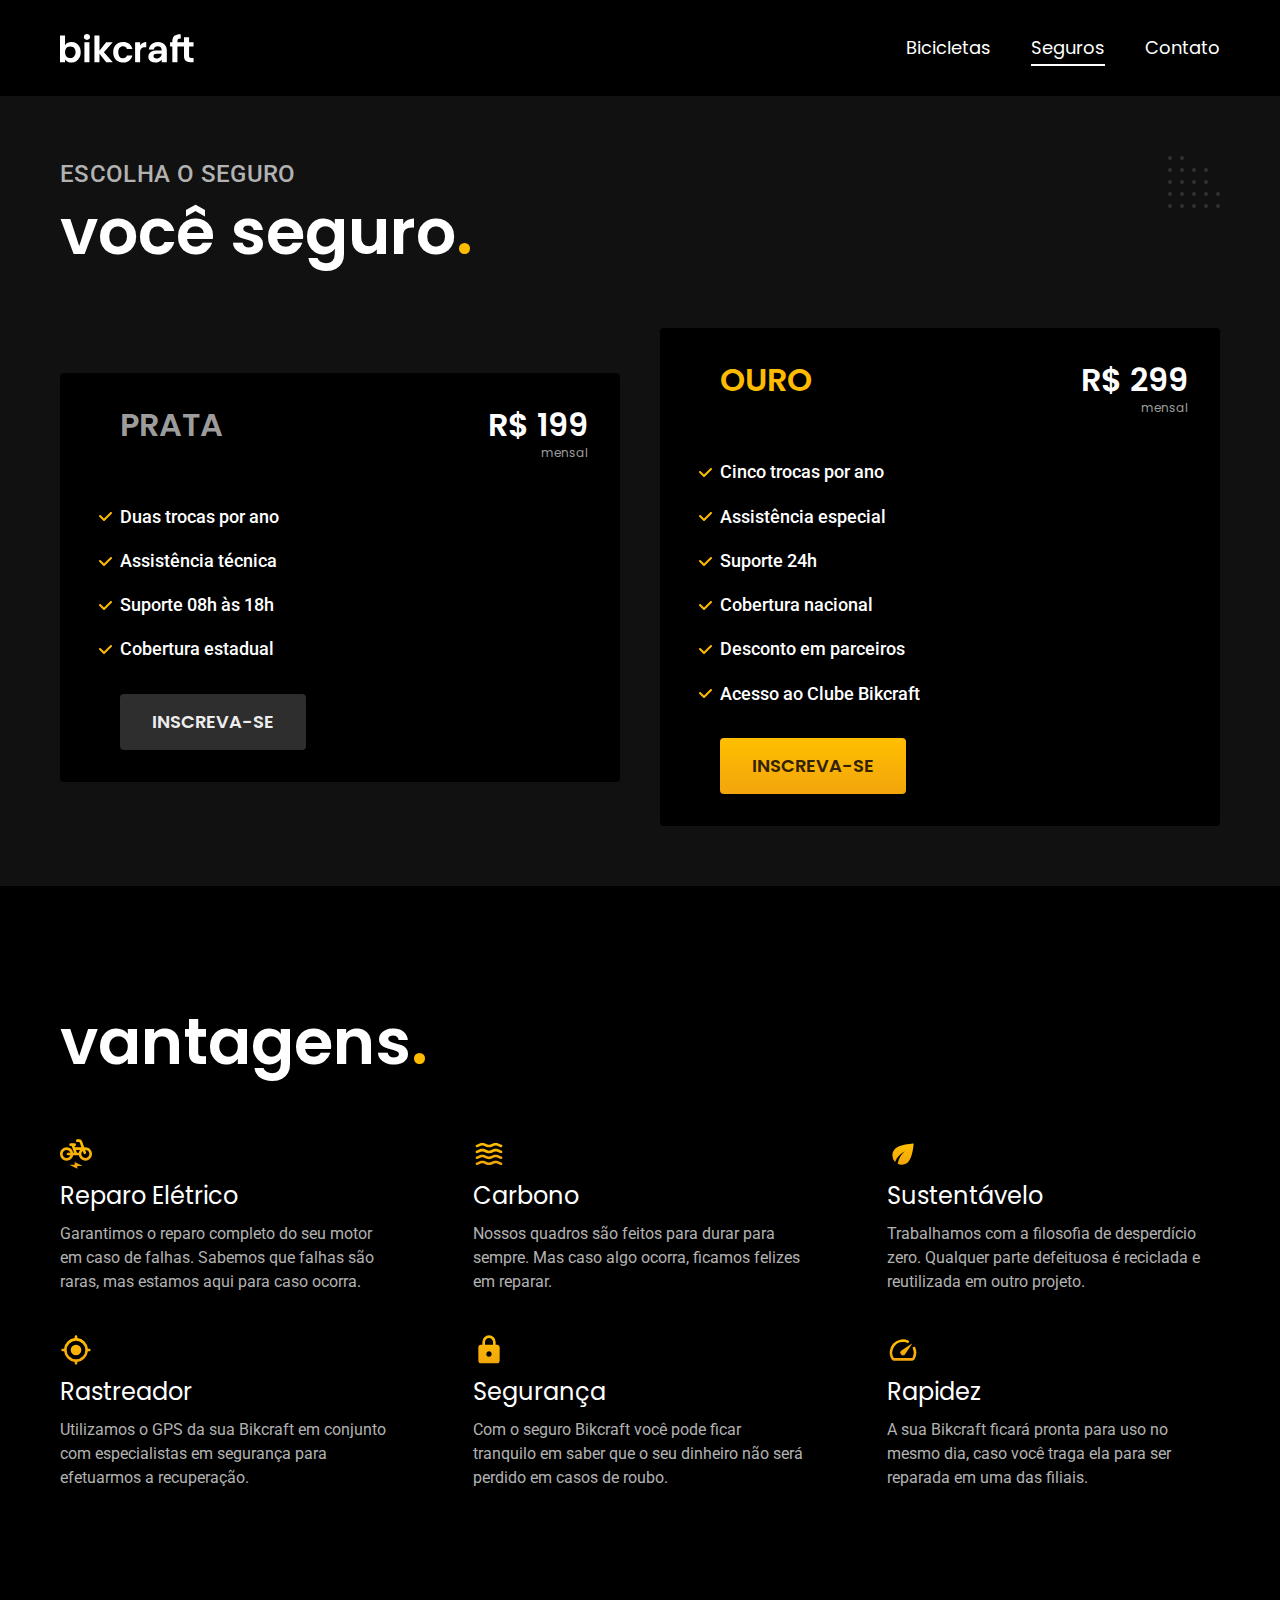
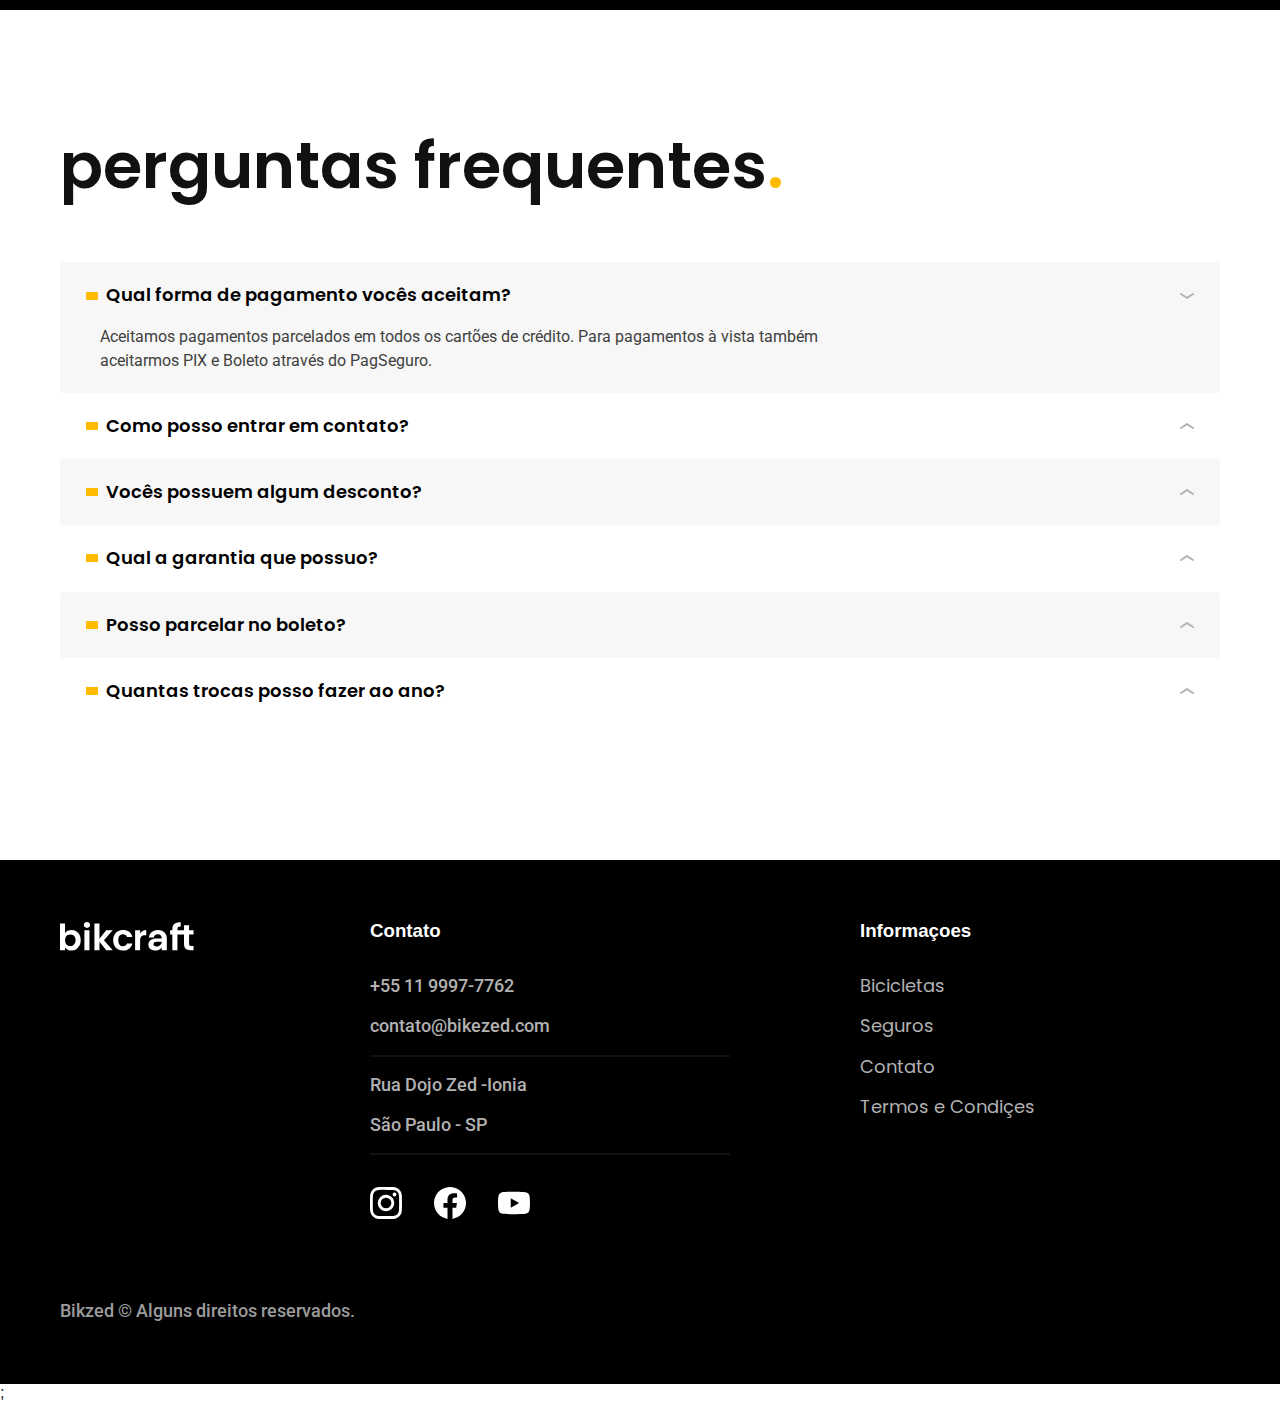
<file: seguros.html>
<!DOCTYPE html>
<html lang="pt-br">

<head>
  <meta charset="UTF-8">

  <meta name="viewport" content="width=device-width, initial-scale=1.0">
  <title>Seguros | Bikzed</title>
  <meta name="description" content="Termos e Condições">




  <link rel="stylesheet" href="./CSS/style.min.css">


  <link rel="icon" href="./favicon.svg" type="image/svg+xml">

  <link rel="preconnect" href="https://fonts.googleapis.com">
  <link rel="preconnect" href="https://fonts.gstatic.com" crossorigin>
  <link href="https://fonts.googleapis.com/css2?family=Merriweather:wght@900&family=Poppins:wght@400;600&family=Roboto:wght@400;500&display=swap" rel="stylesheet">
  <script>
    document.documentElement.classList.add('js');
  </script>
</head>

<body id="seguros">
  <header class="header-bg">
    <div class="header container">
      <a href="./index.html">
        <img src="./img/bikcraft.svg" alt=" Bikezed">
      </a>

      <nav aria-label="primaria">
        <ul class="header-menu font-1-m cor-0">
          <li> <a href="./bicicletas.html">Bicicletas</a></li>
          <li> <a href="./seguros.html">Seguros </a></li>
          <li> <a href="./contato.html">Contato</a></li>
        </ul>
    </div>
    </nav>
  </header>


  <main class="seguros-bg">
    <div class="titulo-bg">
      <div class="titulo container">
        <p class="font-2-l-b cor-5">Escolha o seguro</p>
        <h1 class="font-1-xxl cor-0">você seguro<span class="cor-p1">.</span></h1>
      </div>
    </div>

    <div class="seguros container">

      <div class="seguros-item fadeInLeft" data-anime="200">
        <h3 class="font-1-xl cor-6">PRATA</h3>
        <span class="font-1-xl cor-0">R$ 199 <span class="font-1-xs cor-6">mensal</span></span>
        <ul class="font-2-m cor-0">
          <li>Duas trocas por ano</li>
          <li>Assistência técnica</li>
          <li>Suporte 08h às 18h</li>
          <li>Cobertura estadual</li>
        </ul>
        <a class="botao secundario" href="./orcamento.html?tipo=seguro&produto=prata"> Inscreva-se</a>
      </div>

      <div class="seguros-item  fadeInRight" data-anime="200">
        <h3 class="font-1-xl cor-p1">OURO</h3>
        <span class="font-1-xl cor-0">R$ 299 <span class="font-1-xs cor-6">mensal</span></span>
        <ul class="font-2-m cor-0">
          <li>Cinco trocas por ano</li>
          <li>Assistência especial</li>
          <li>Suporte 24h</li>
          <li>Cobertura nacional</li>
          <li>Desconto em parceiros</li>
          <li>Acesso ao Clube Bikcraft</li>
        </ul>
        <a class="botao " href="./orcamento.html?tipo=seguro&produto=ouro"> Inscreva-se</a>
      </div>
    </div>

    <article class="vantagens-bg">
      <div class="vantagens container">
        <h2 class="font-1-xxl cor-0">vantagens<span class="cor-p1">.</span></h2>
        <ul>
          <li><img src="./img/icones/eletrica.svg" alt="">
            <h3 class="font-1-l cor-0">Reparo Elétrico</h3>
            <p class="font-2-s cor-5">Garantimos o reparo completo do seu motor em caso de falhas. Sabemos que falhas são raras, mas estamos aqui para caso ocorra.</p>
          </li>
          <li><img src="./img/icones/carbono.svg" alt="">
            <h3 class="font-1-l cor-0">Carbono</h3>
            <p class="font-2-s cor-5">Nossos quadros são feitos para durar para sempre. Mas caso algo ocorra, ficamos felizes em reparar.</p>
          </li>
          <li><img src="./img/icones/sustentavel.svg" alt="">
            <h3 class="font-1-l cor-0">Sustentávelo</h3>
            <p class="font-2-s cor-5">Trabalhamos com a filosofia de desperdício zero. Qualquer parte defeituosa é reciclada e reutilizada em outro projeto.</p>
          </li>
          <li><img src="./img/icones/rastreador.svg" alt="">
            <h3 class="font-1-l cor-0">Rastreador</h3>
            <p class="font-2-s cor-5">Utilizamos o GPS da sua Bikcraft em conjunto com especialistas em segurança para efetuarmos a recuperação.</p>
          </li>
          <li><img src="./img/icones/seguro.svg" alt="">
            <h3 class="font-1-l cor-0">Segurança</h3>
            <p class="font-2-s cor-5">Com o seguro Bikcraft você pode ficar tranquilo em saber que o seu dinheiro não será perdido em casos de roubo.</p>
          </li>
          <li><img src="./img/icones/velocidade.svg" alt="">
            <h3 class="font-1-l cor-0">Rapidez</h3>
            <p class="font-2-s cor-5">A sua Bikcraft ficará pronta para uso no mesmo dia, caso você traga ela para ser reparada em uma das filiais.
          </li>
        </ul>
      </div>
    </article>
  </main>

  <article class="perguntas container">
    <h2 class="font-1-xxl ">perguntas frequentes<span class="cor-p1">.</span></h2>

    <dl>
      <div>
        <dt><button class="font-1-m-b" aria-controls="pergunta1" aria-expanded="true">Qual forma de pagamento vocês aceitam?</button></dt>
        <dd id="pergunta1" class="font-2-s cor-9 ativa">Aceitamos pagamentos parcelados em todos os cartões de crédito. Para pagamentos à vista também aceitarmos PIX e Boleto através do PagSeguro.</dd>
      </div>
      <div>
        <dt><button class="font-1-m-b" aria-controls="pergunta2" aria-expanded="false">Como posso entrar em contato?</button></dt>
        <dd id="pergunta2" class="font-2-s cor-9">Aceitamos pagamentos parcelados em todos os cartões de crédito. Para pagamentos à vista também aceitarmos PIX e Boleto através do PagSeguro.</dd>
      </div>
      <div>
        <dt><button class="font-1-m-b" aria-controls="pergunta3" aria-expanded="false">Vocês possuem algum desconto?</button></dt>
        <dd id="pergunta3" class="font-2-s cor-9">Aceitamos pagamentos parcelados em todos os cartões de crédito. Para pagamentos à vista também aceitarmos PIX e Boleto através do PagSeguro.</dd>
      </div>
      <div>
        <dt><button class="font-1-m-b" aria-controls="pergunta4" aria-expanded="false">Qual a garantia que possuo?</button></dt>
        <dd id="pergunta4" class="font-2-s cor-9">Aceitamos pagamentos parcelados em todos os cartões de crédito. Para pagamentos à vista também aceitarmos PIX e Boleto através do PagSeguro.</dd>
      </div>
      <div>
        <dt><button class="font-1-m-b" aria-controls="pergunta5" aria-expanded="false">Posso parcelar no boleto?</button></dt>
        <dd id="pergunta5" class="font-2-s cor-9">Aceitamos pagamentos parcelados em todos os cartões de crédito. Para pagamentos à vista também aceitarmos PIX e Boleto através do PagSeguro.</dd>
      </div>
      <div>
        <dt><button class="font-1-m-b" aria-controls="pergunta6" aria-expanded="false">Quantas trocas posso fazer ao ano?</button></dt>
        <dd id="pergunta6" class="font-2-s cor-9">Aceitamos pagamentos parcelados em todos os cartões de crédito. Para pagamentos à vista também aceitarmos PIX e Boleto através do PagSeguro.</dd>
      </div>
    </dl>



  </article>


  <footer class="footer-bg">
    <div class="footer container">
      <img src="./bikcraft.svg" alt="bikezed">

      <div class="footer-contato">
        <h3 class="font-2-lb cor-0">Contato</h3>
        <ul class="cor-5 font-2-m">
          <li> <a href="tel:+551199977762">+55 11 9997-7762</a></li>
          <li> <a href="mailto:contato@bikezed.com"> contato@bikezed.com</a>
          <li>
          <li>Rua Dojo Zed -Ionia </li>
          <li> São Paulo - SP </li>
        </ul>
        <div class="footer-redes">
          <a href="./">
            <img src="./img/redes/instagram.svg" alt="">
          </a>
          <a href="./">
            <img src="./img/redes/facebook.svg" alt="">
          </a>
          <a href="./">
            <img src="./img/redes/youtube.svg" alt="">
          </a>
        </div>
      </div>

      <div class="footer-informacoes">
        <h3 class="font-2-lb cor-0">Informaçoes</h3>
        <nav>
          <ul class="font-1-m cor-5">
            <li> <a href="./bicicletas.html">Bicicletas</a></li>
            <li> <a href="./seguros.html">Seguros </a></li>
            <li> <a href="./contato.html">Contato</a></li>
            <li> <a href="./termos.html">Termos e Condiçes</a></li>
          </ul>
        </nav>
      </div>
      <p class="font-2-m cor-6 footer-copy">Bikzed © Alguns direitos reservados.</p>
    </div>


  </footer>
  <script src="./js/plugins/simple-anime.js"></script>;
  <script src="./js/script.js"></script>
</body>

</html>
</file>
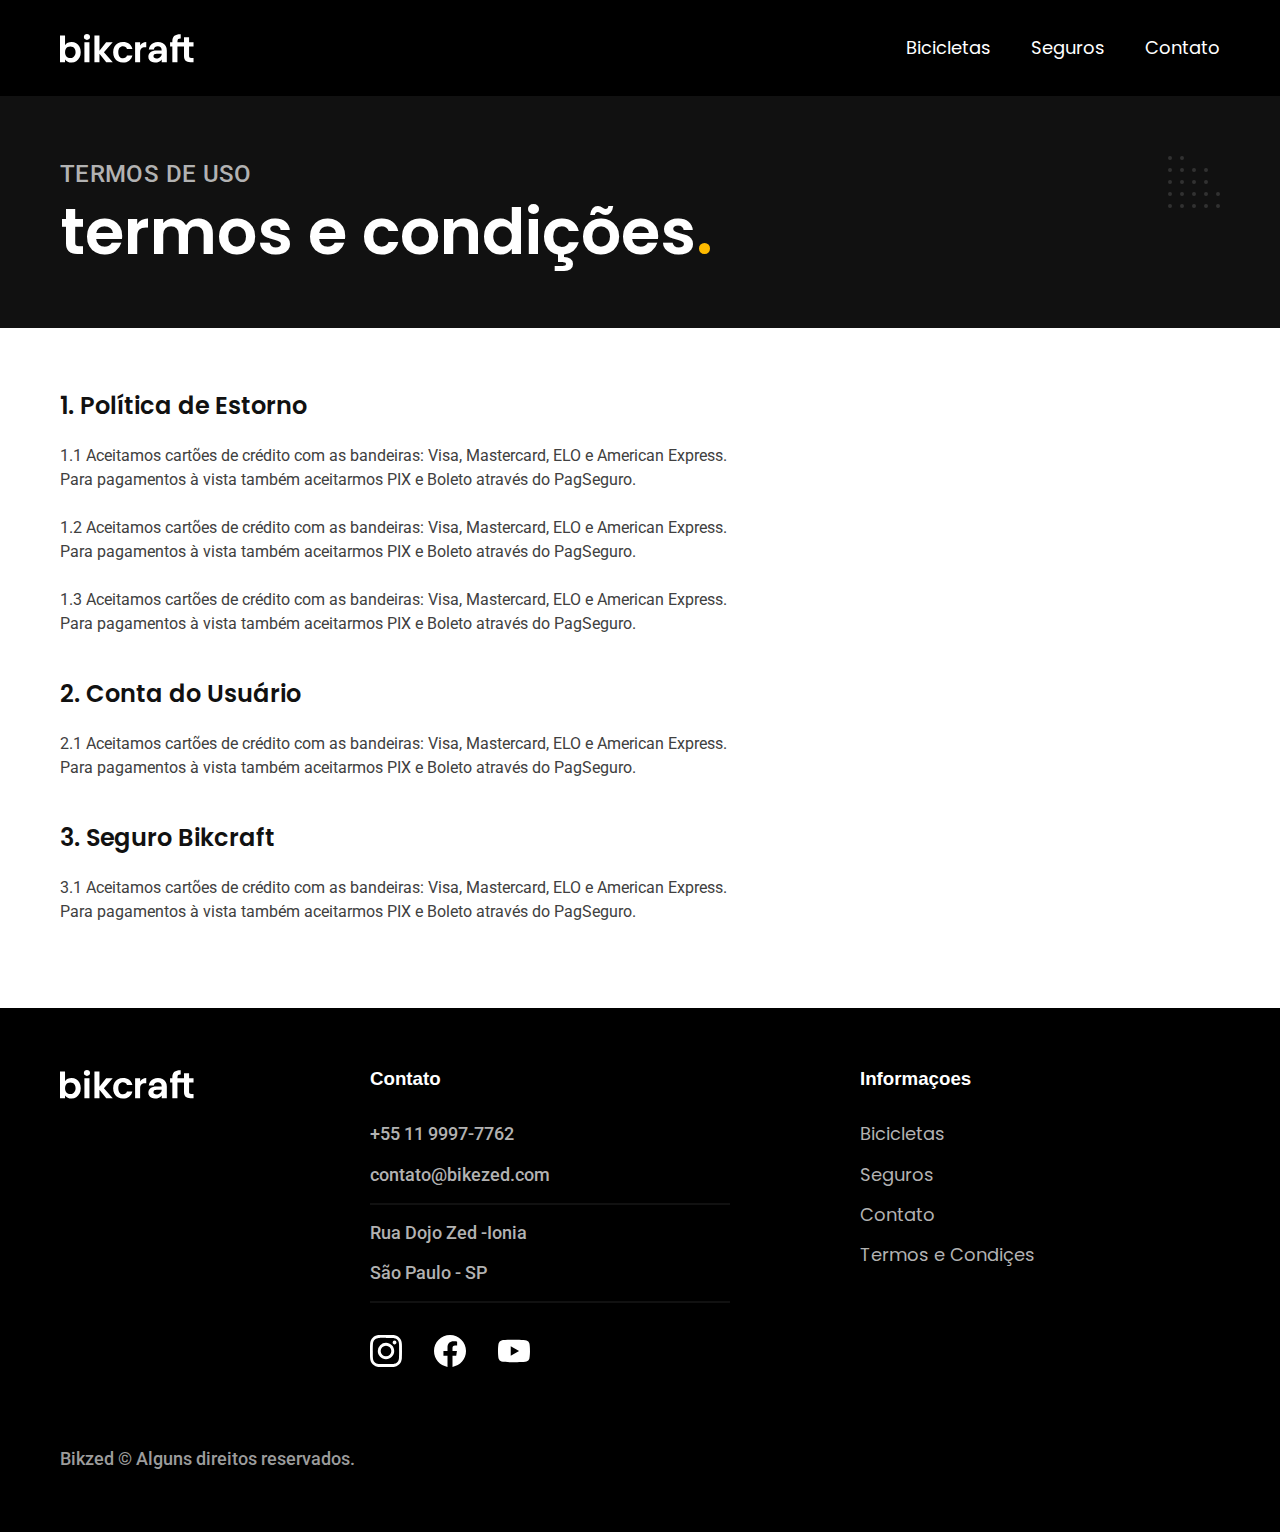
<file: termos.html>
<!DOCTYPE html>
<html lang="pt-br">

<head>
  <meta charset="UTF-8">

  <meta name="viewport" content="width=device-width, initial-scale=1.0">
  <title>Termos e Condições | Bikzed</title>
  <meta name="description" content="Termos e Condições">


  <link rel="stylesheet" href="./CSS/style.min.css">
  <link rel="icon" href="./favicon.svg" type="image/svg+xml">

  <link rel="preconnect" href="https://fonts.googleapis.com">
  <link rel="preconnect" href="https://fonts.gstatic.com" crossorigin>
  <link href="https://fonts.googleapis.com/css2?family=Merriweather:wght@900&family=Poppins:wght@400;600&family=Roboto:wght@400;500&display=swap" rel="stylesheet">
  <script>
    document.documentElement.classList.add('js');
  </script>
</head>

<body>
  <header class="header-bg">
    <div class="header container">
      <a href="./index.html">
        <img src="./img/bikcraft.svg" alt=" Bikezed">
      </a>

      <nav aria-label="primaria">
        <ul class="header-menu font-1-m cor-0">
          <li> <a href="./bicicletas.html">Bicicletas</a></li>
          <li> <a href="./seguros.html">Seguros </a></li>
          <li> <a href="./contato.html">Contato</a></li>
        </ul>
    </div>
    </nav>
  </header>

  <main>
    <div class="titulo-bg">
      <div class="titulo container">
        <p class="font-2-l-b cor-5">termos de uso</p>
        <h1 class="font-1-xxl cor-0">termos e condições<span class="cor-p1">.</span></h1>
      </div>
    </div>

    <div class="termos container font-2-s cor-10">
      <h2 class="font-1-l cor-11">1. Política de Estorno</h2>
      <p>1.1 Aceitamos cartões de crédito com as bandeiras: Visa, Mastercard, ELO e American Express. Para pagamentos à vista também aceitarmos PIX e Boleto através do PagSeguro.</p>
      <p>1.2 Aceitamos cartões de crédito com as bandeiras: Visa, Mastercard, ELO e American Express. Para pagamentos à vista também aceitarmos PIX e Boleto através do PagSeguro.</p>
      <p>1.3 Aceitamos cartões de crédito com as bandeiras: Visa, Mastercard, ELO e American Express. Para pagamentos à vista também aceitarmos PIX e Boleto através do PagSeguro.</p>
      <h2 class="font-1-l cor-11"> 2. Conta do Usuário</h2>
      <p> 2.1 Aceitamos cartões de crédito com as bandeiras: Visa, Mastercard, ELO e American Express. Para pagamentos à vista também aceitarmos PIX e Boleto através do PagSeguro.</p>
      <h2 class="font-1-l cor-11"> 3. Seguro Bikcraft</h2>
      <p>3.1 Aceitamos cartões de crédito com as bandeiras: Visa, Mastercard, ELO e American Express. Para pagamentos à vista também aceitarmos PIX e Boleto através do PagSeguro.</p>
    </div>
  </main>

  <footer class="footer-bg">
    <div class="footer container">
      <img src="./bikcraft.svg" alt="bikezed">

      <div class="footer-contato">
        <h3 class="font-2-lb cor-0">Contato</h3>
        <ul class="cor-5 font-2-m">
          <li> <a href="tel:+551199977762">+55 11 9997-7762</a></li>
          <li> <a href="mailto:contato@bikezed.com"> contato@bikezed.com</a>
          <li>
          <li>Rua Dojo Zed -Ionia </li>
          <li> São Paulo - SP </li>
        </ul>
        <div class="footer-redes">
          <a href="./">
            <img src="./img/redes/instagram.svg" alt="">
          </a>
          <a href="./">
            <img src="./img/redes/facebook.svg" alt="">
          </a>
          <a href="./">
            <img src="./img/redes/youtube.svg" alt="">
          </a>
        </div>
      </div>

      <div class="footer-informacoes">
        <h3 class="font-2-lb cor-0">Informaçoes</h3>
        <nav>
          <ul class="font-1-m cor-5">
            <li> <a href="./bicicletas.html">Bicicletas</a></li>
            <li> <a href="./seguros.html">Seguros </a></li>
            <li> <a href="./contato.html">Contato</a></li>
            <li> <a href="./termos.html">Termos e Condiçes</a></li>
          </ul>
        </nav>
      </div>
      <p class="font-2-m cor-6 footer-copy">Bikzed © Alguns direitos reservados.</p>
    </div>
  </footer>
  <script src="./js/script.js"></script>
</body>

</html>
</file>
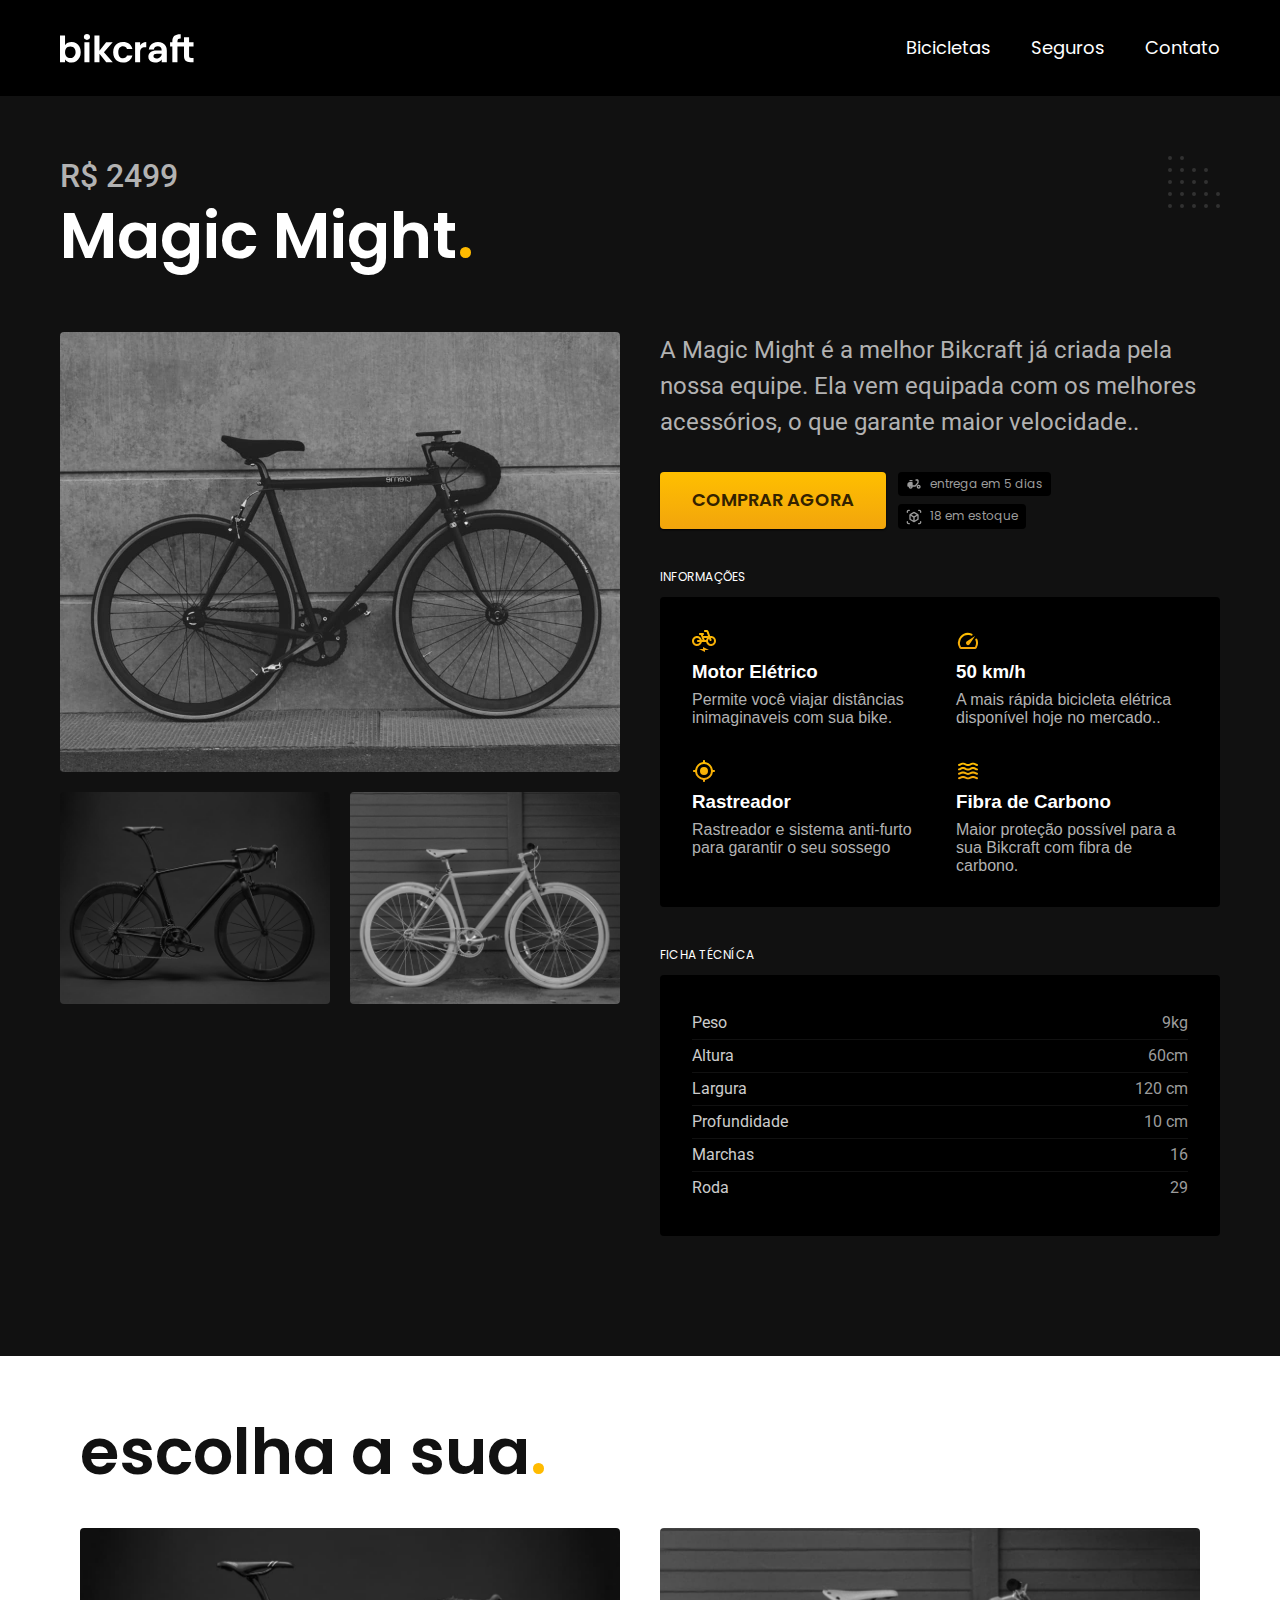
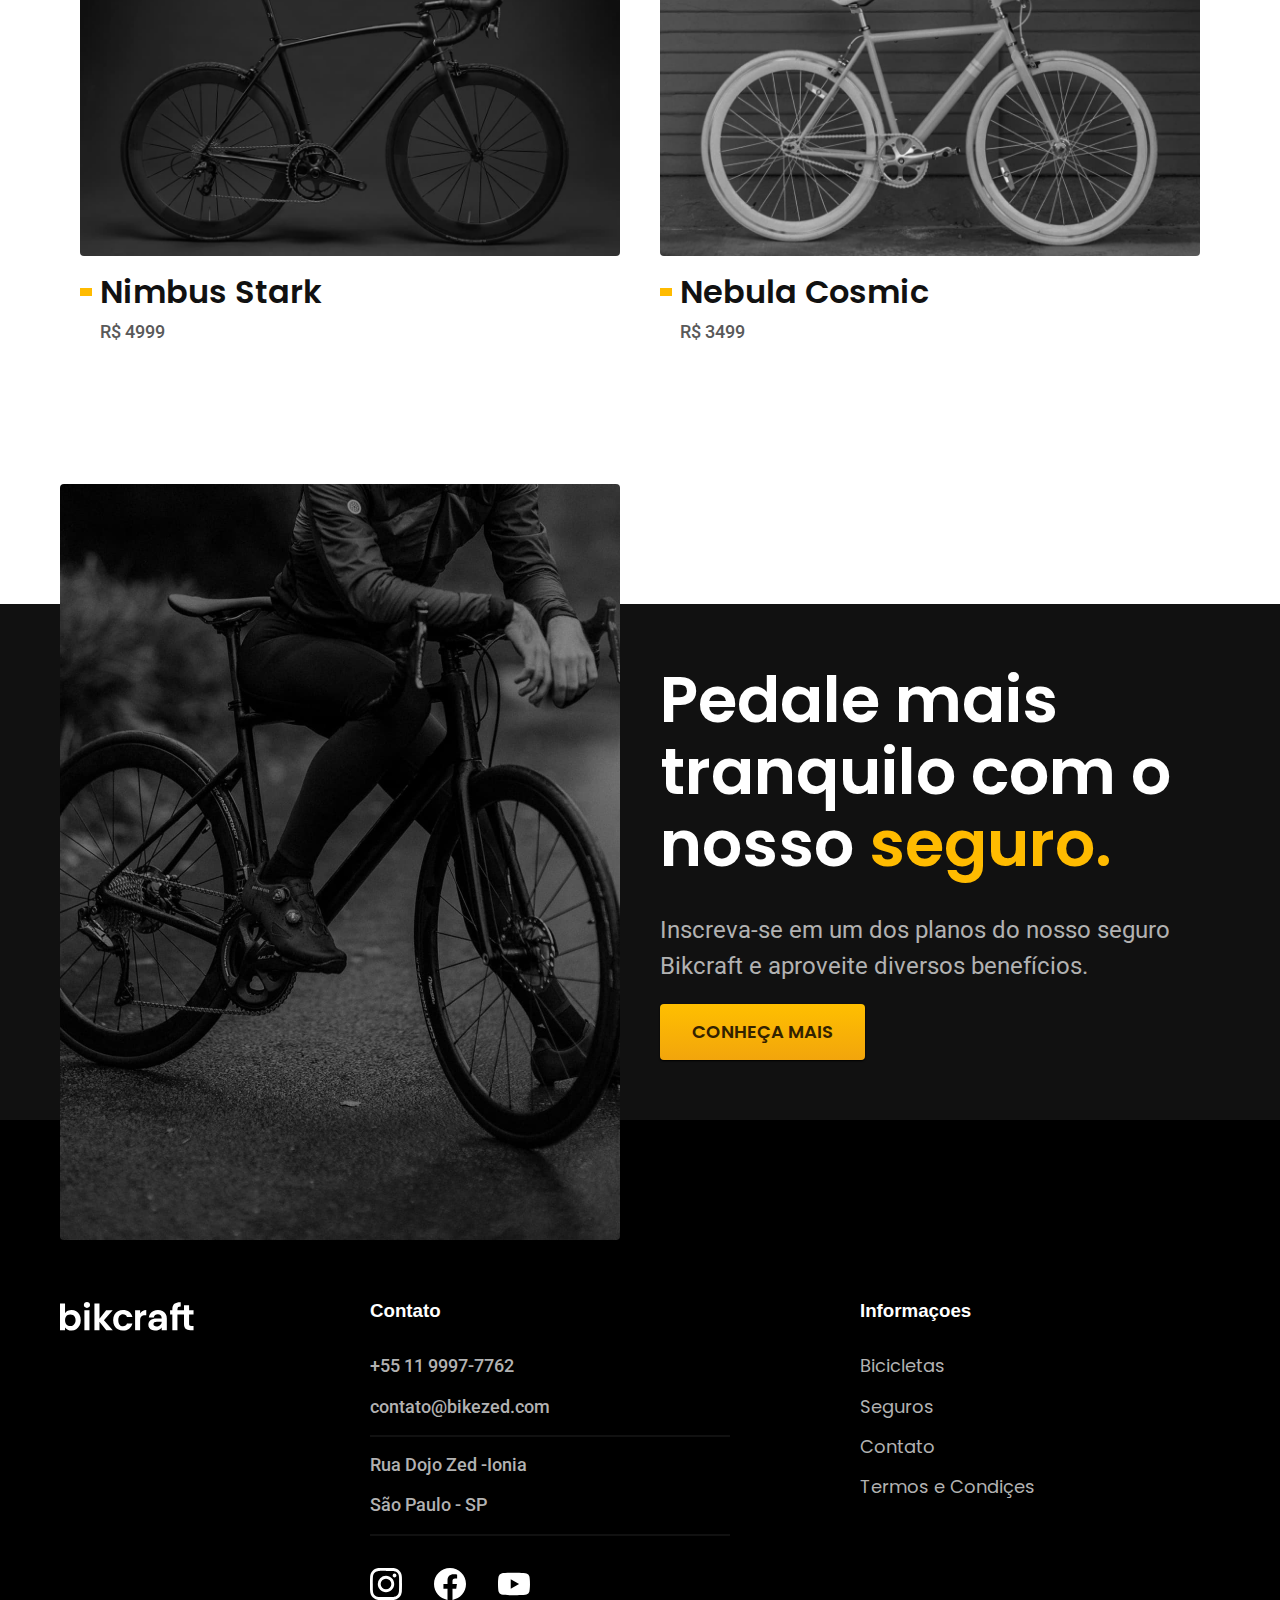
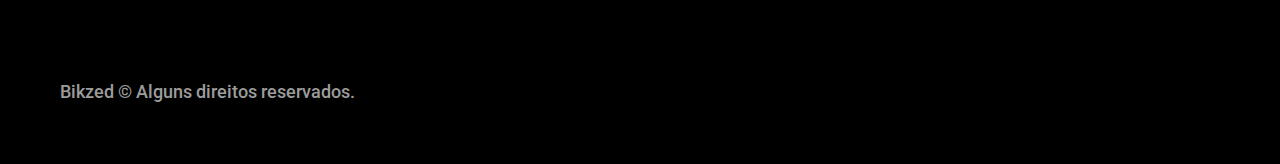
<file: bicicleta/magic.html>
<!DOCTYPE html>
<html lang="pt-br">

<head>
  <meta charset="UTF-8">

  <meta name="viewport" content="width=device-width, initial-scale=1.0">
  <title>Magic Might | Bikzed</title>
  <meta name="description" content="Termos e Condições">


  <link rel="icon" href="../favicon.svg" type="image/svg+xml">
  <link rel="stylesheet" href="../CSS/style.min.css">

  <link rel="preconnect" href="https://fonts.googleapis.com">
  <link rel="preconnect" href="https://fonts.gstatic.com" crossorigin>
  <link href="https://fonts.googleapis.com/css2?family=Merriweather:wght@900&family=Poppins:wght@400;600&family=Roboto:wght@400;500&display=swap" rel="stylesheet">
  <script>
    document.documentElement.classList.add('js');
  </script>
</head>

<body id="bicicleta">
  <header class="header-bg">
    <div class="header container">
      <a href="../index.html">
        <img src="../img/bikcraft.svg" alt=" Bikezed">
      </a>

      <nav aria-label="primaria">
        <ul class="header-menu font-1-m cor-0">
          <li> <a href="../bicicletas.html">Bicicletas</a></li>
          <li> <a href="../seguros.html">Seguros </a></li>
          <li> <a href="../contato.html">Contato</a></li>
        </ul>
    </div>
    </nav>
  </header>

  <main class="titulo-bg">
    <div>
      <div class="titulo container">
        <p class="font-2-xl cor-5">R$ 2499</p>
        <h1 class="font-1-xxl cor-0">Magic Might<span class="cor-p1">.</span></h1>
      </div>
    </div>

    <div class="bicicletas container">
      <div class="bicicleta-imagens">
        <img src="../img/bicicleta/nimbus2.jpg" alt="">
        <img src="../img/bicicleta/nimbus1.jpg" alt="">
        <img src="../img/bicicleta/nimbus3.jpg" alt="">
      </div>
      <div class="bicicleta-conteudo">
        <p class="font-2-l cor-5">A Magic Might é a melhor Bikcraft já criada pela nossa equipe. Ela vem equipada com os melhores acessórios, o que garante maior velocidade..</p>
        <div class="bicicleta-comprar">
          <a class="botao" href="../orcamento.html?tipo=bikecraft&produto=magic">Comprar Agora</a>
          <span class="font-1-xs cor-6"> <img src="../img/icones/entrega.svg" alt=""> entrega em 5 dias</span>
          <span class="font-1-xs cor-6"> <img src="../img/icones/estoque.svg" alt="">18 em estoque</span>
        </div>

        <h2 class=" font-1-xs cor-0">Informações</h2>
        <ul class="bicicleta-infomacoes">
          <li> <img src="../img/icones/eletrica.svg" alt="">
            <h3 class="font-1m cor-0">Motor Elétrico</h3>
            <p class="font-2xs cor-5">Permite você viajar distâncias inimaginaveis com sua bike.</p>
          </li>
          <li> <img src="../img/icones/velocidade.svg" alt="">
            <h3 class="font-1m cor-0">50 km/h</h3>
            <p class="font-2xs cor-5">A mais rápida bicicleta elétrica disponível hoje no mercado..</p>
          </li>
          <li> <img src="../img/icones/rastreador.svg" alt="">
            <h3 class="font-1m cor-0">Rastreador</h3>
            <p class="font-2xs cor-5">Rastreador e sistema anti-furto para garantir o seu sossego</p>
          </li>
          <li> <img src="../img/icones/carbono.svg" alt="">
            <h3 class="font-1m cor-0">Fibra de Carbono</h3>
            <p class="font-2xs cor-5">Maior proteção possível para a sua Bikcraft com fibra de carbono.</p>
          </li>
        </ul>
        <h2 class="font-1-xs cor-0">Ficha Técníca</h2>
        <ul class="bicicleta-ficha font-2-s cor-4">
          <li>Peso <span>9kg</span></li>
          <li>Altura <span>60cm</span></li>
          <li>Largura <span>120 cm</span></li>
          <li>Profundidade <span>10 cm</span></li>
          <li>Marchas <span>16</span></li>
          <li>Roda <span>29</span></li>
        </ul>
      </div>
    </div>
  </main>

  <article class="bicicletas-lista container">
    <h2 class="font-1-xxl container">escolha a sua<span class="cor-p1">.</span></h2>

    <ul>
      <li>
        <a href="./nimbus.html">
          <img src="../img/bicicletas/nimbus.jpg" alt="Bicicleta">
          <h3 class="font-1-xl">Nimbus Stark</h3>
          <span class="font-2-m cor-8">R$ 4999</span>
        </a>
      </li>
      <li>
        <a href="./nebula.html">
          <img src="../img/bicicletas/nebula.jpg" alt="Bicicleta">
          <h3 class="font-1-xl">Nebula Cosmic </h3>
          <span class="font-2-m cor-8">R$ 3499</span>
        </a>
      </li>
    </ul>
  </article>

  <article class="seguro-bg">
    <div class="seguro container">
      <div class="seguro-imagem">
        <img src="../img/fotos/seguros.jpg" alt="Pessoa segura">
      </div>
      <div class="seguro-conteudo">
        <h2 class="font-1-xxl cor-0">Pedale mais tranquilo com o nosso <span class="cor-p1">seguro.</span></h2>
        <p class="font-2-l cor-5">Inscreva-se em um dos planos do nosso seguro Bikcraft e aproveite diversos benefícios.</p>
        <a class="botao" href="../seguros.html">conheça mais</a>
      </div>
    </div>
  </article>



  <footer class="footer-bg">
    <div class="footer container">
      <img src="../bikcraft.svg" alt="bikezed">

      <div class="footer-contato">
        <h3 class="font-2-lb cor-0">Contato</h3>
        <ul class="cor-5 font-2-m">
          <li> <a href="tel:+551199977762">+55 11 9997-7762</a></li>
          <li> <a href="mailto:contato@bikezed.com"> contato@bikezed.com</a>
          <li>
          <li>Rua Dojo Zed -Ionia </li>
          <li> São Paulo - SP </li>
        </ul>
        <div class="footer-redes">
          <a href="../">
            <img src="../img/redes/instagram.svg" alt="">
          </a>
          <a href="../">
            <img src="../img/redes/facebook.svg" alt="">
          </a>
          <a href="../">
            <img src="../img/redes/youtube.svg" alt="">
          </a>
        </div>
      </div>

      <div class="footer-informacoes">
        <h3 class="font-2-lb cor-0">Informaçoes</h3>
        <nav>
          <ul class="font-1-m cor-5">
            <li> <a href="../bicicletas.html">Bicicletas</a></li>
            <li> <a href="../seguros.html">Seguros </a></li>
            <li> <a href="../contato.html">Contato</a></li>
            <li> <a href="../termos.html">Termos e Condiçes</a></li></a></li>
          </ul>
        </nav>
      </div>
      <p class="font-2-m cor-6 footer-copy">Bikzed © Alguns direitos reservados.</p>
    </div>
  </footer>
  <script src="../js/script.js"></script>
</body>

</html>
</file>
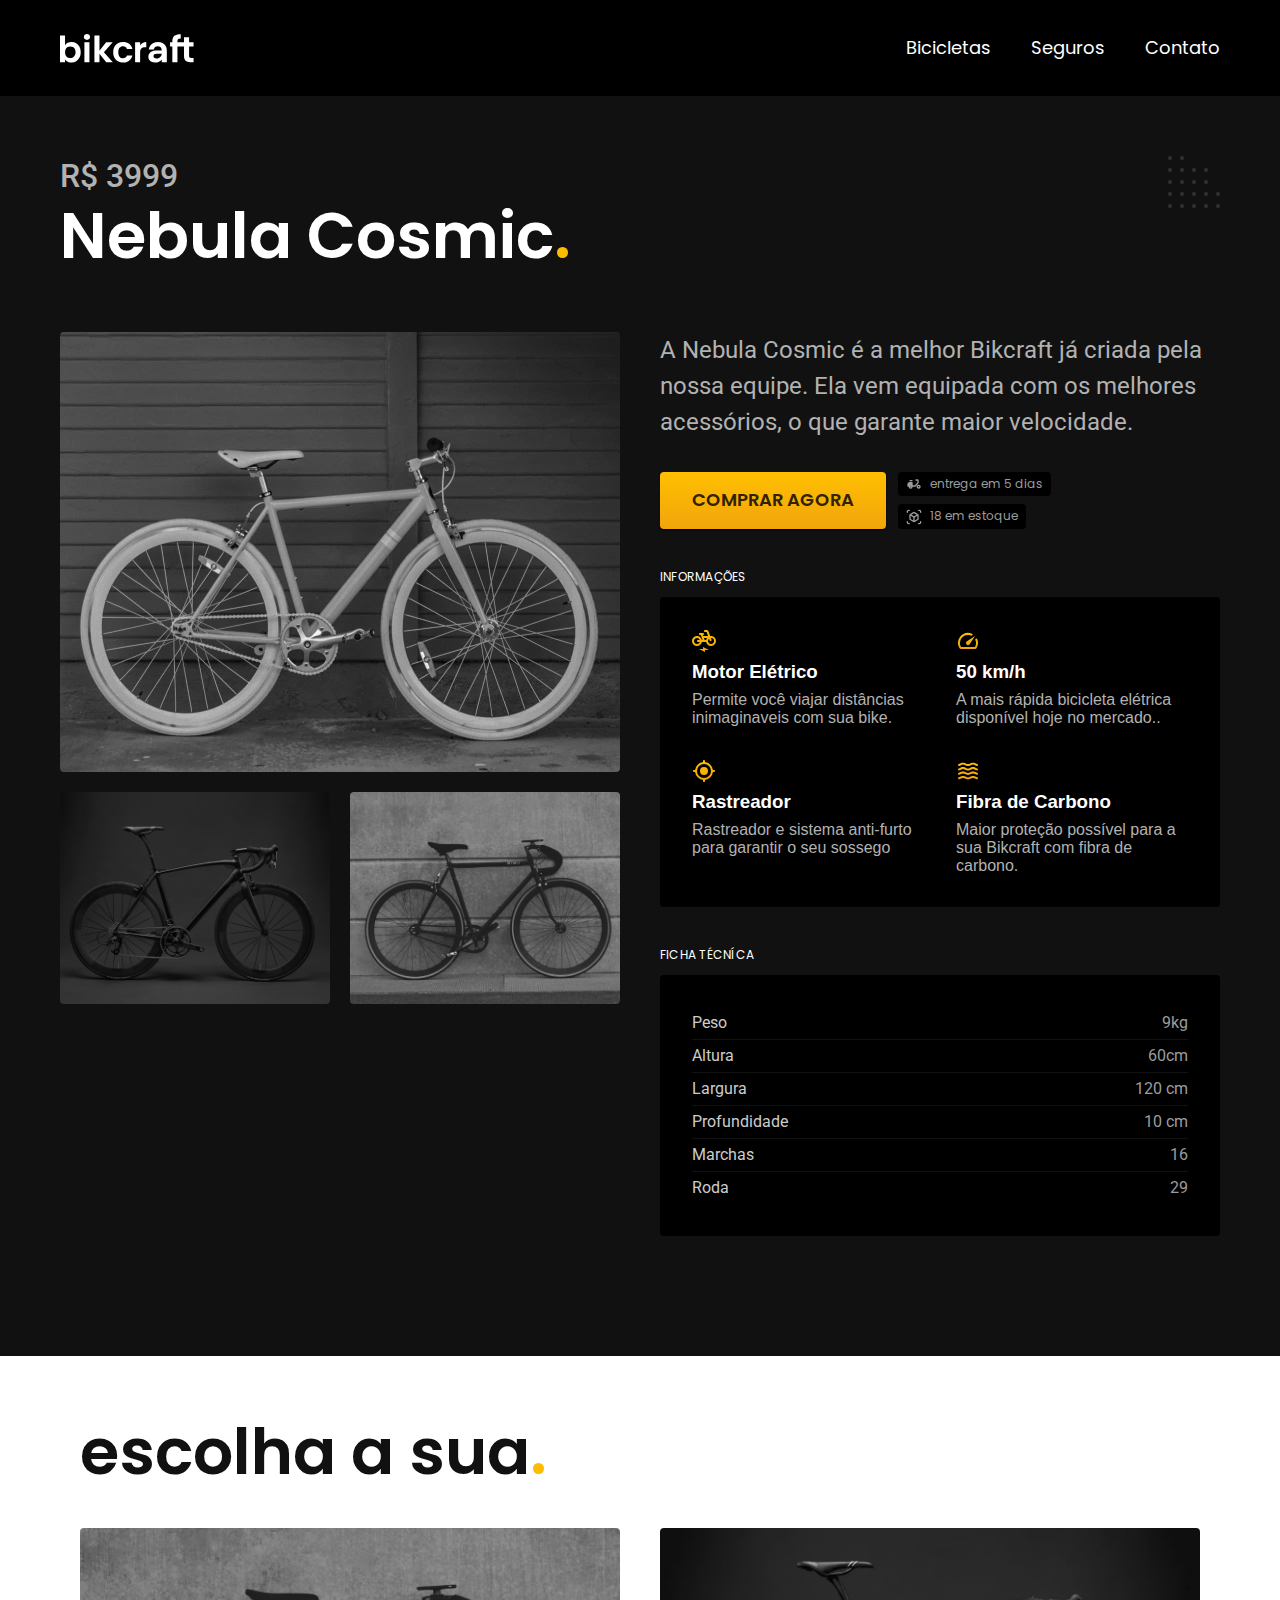
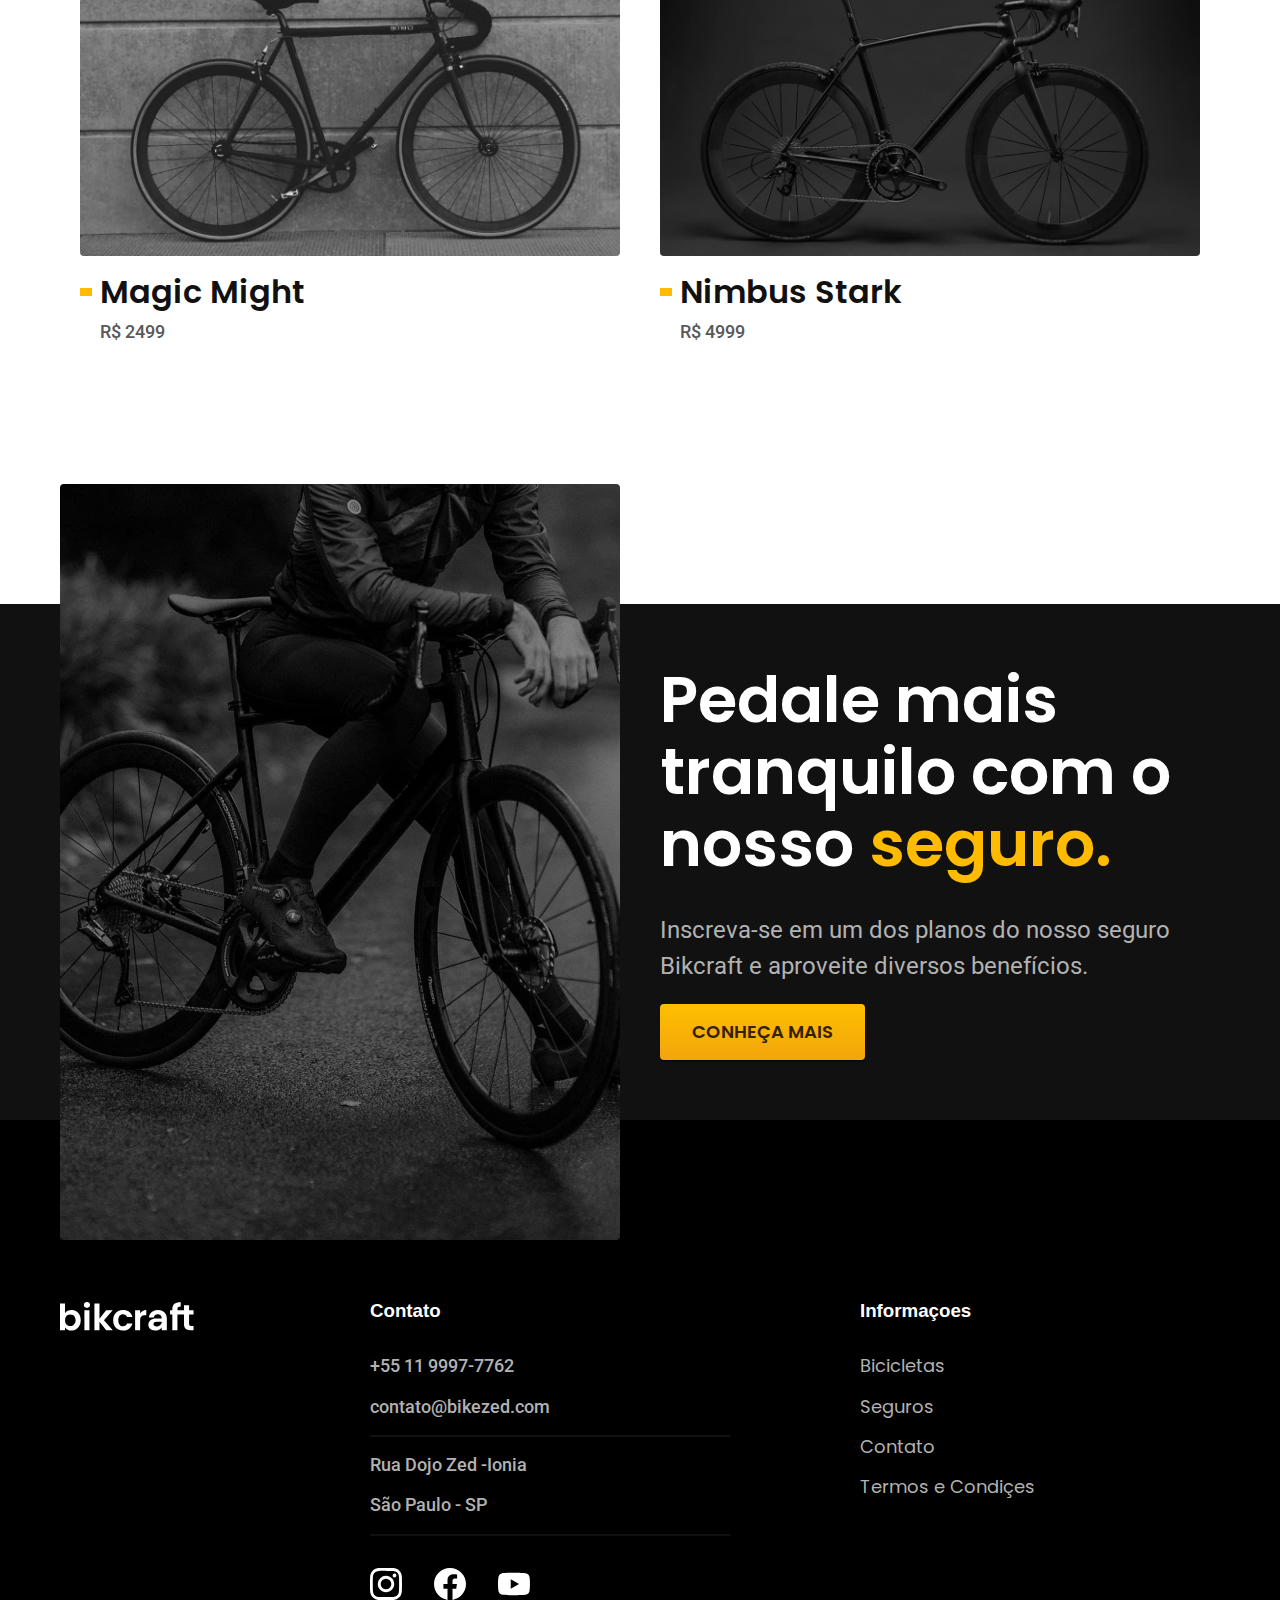
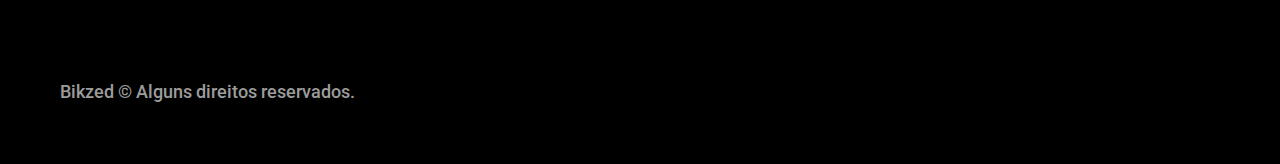
<file: bicicleta/nebula.html>
<!DOCTYPE html>
<html lang="pt-br">

<head>
  <meta charset="UTF-8">

  <meta name="viewport" content="width=device-width, initial-scale=1.0">
  <title>Nebula Cosmic | Bikzed</title>
  <meta name="description" content="Termos e Condições">

  <link rel="stylesheet" href="../CSS/style.min.css">
  <link rel="icon" href="../favicon.svg" type="image/svg+xml">
  <link rel="preconnect" href="https://fonts.googleapis.com">
  <link rel="preconnect" href="https://fonts.gstatic.com" crossorigin>
  <link href="https://fonts.googleapis.com/css2?family=Merriweather:wght@900&family=Poppins:wght@400;600&family=Roboto:wght@400;500&display=swap" rel="stylesheet">
  <script>
    document.documentElement.classList.add('js');
  </script>
</head>

<body id="bicicleta">
  <header class="header-bg">
    <div class="header container">
      <a href="../index.html">
        <img src="../img/bikcraft.svg" alt=" Bikezed">
      </a>

      <nav aria-label="primaria">
        <ul class="header-menu font-1-m cor-0">
          <li> <a href="../bicicletas.html">Bicicletas</a></li>
          <li> <a href="../seguros.html">Seguros </a></li>
          <li> <a href="../contato.html">Contato</a></li>
        </ul>
    </div>
    </nav>
  </header>

  <main class="titulo-bg">
    <div>
      <div class="titulo container">
        <p class="font-2-xl cor-5">R$ 3999</p>
        <h1 class="font-1-xxl cor-0">Nebula Cosmic<span class="cor-p1">.</span></h1>
      </div>
    </div>

    <div class="bicicletas container">
      <div class="bicicleta-imagens">
        <img src="../img/bicicleta/nimbus3.jpg" alt="">
        <img src="../img/bicicleta/nimbus1.jpg" alt="">
        <img src="../img/bicicleta/nimbus2.jpg" alt="">
      </div>
      <div class="bicicleta-conteudo">
        <p class="font-2-l cor-5">A Nebula Cosmic é a melhor Bikcraft já criada pela nossa equipe. Ela vem equipada com os melhores acessórios, o que garante maior velocidade.</p>
        <div class="bicicleta-comprar">
          <a class="botao" href="../orcamento.html?tipo=bikecraft&produto=nebula">Comprar Agora</a>
          <span class="font-1-xs cor-6"> <img src="../img/icones/entrega.svg" alt=""> entrega em 5 dias</span>
          <span class="font-1-xs cor-6"> <img src="../img/icones/estoque.svg" alt="">18 em estoque</span>
        </div>

        <h2 class=" font-1-xs cor-0">Informações</h2>
        <ul class="bicicleta-infomacoes">
          <li> <img src="../img/icones/eletrica.svg" alt="">
            <h3 class="font-1m cor-0">Motor Elétrico</h3>
            <p class="font-2xs cor-5">Permite você viajar distâncias inimaginaveis com sua bike.</p>
          </li>
          <li> <img src="../img/icones/velocidade.svg" alt="">
            <h3 class="font-1m cor-0">50 km/h</h3>
            <p class="font-2xs cor-5">A mais rápida bicicleta elétrica disponível hoje no mercado..</p>
          </li>
          <li> <img src="../img/icones/rastreador.svg" alt="">
            <h3 class="font-1m cor-0">Rastreador</h3>
            <p class="font-2xs cor-5">Rastreador e sistema anti-furto para garantir o seu sossego</p>
          </li>
          <li> <img src="../img/icones/carbono.svg" alt="">
            <h3 class="font-1m cor-0">Fibra de Carbono</h3>
            <p class="font-2xs cor-5">Maior proteção possível para a sua Bikcraft com fibra de carbono.</p>
          </li>
        </ul>
        <h2 class="font-1-xs cor-0">Ficha Técníca</h2>
        <ul class="bicicleta-ficha font-2-s cor-4">
          <li>Peso <span>9kg</span></li>
          <li>Altura <span>60cm</span></li>
          <li>Largura <span>120 cm</span></li>
          <li>Profundidade <span>10 cm</span></li>
          <li>Marchas <span>16</span></li>
          <li>Roda <span>29</span></li>
        </ul>
      </div>
    </div>
  </main>

  <article class="bicicletas-lista container">
    <h2 class="font-1-xxl container">escolha a sua<span class="cor-p1">.</span></h2>

    <ul>
      <li>
        <a href="./magic.html">
          <img src="../img/bicicletas/magic.jpg" alt="Bicicleta">
          <h3 class="font-1-xl">Magic Might</h3>
          <span class="font-2-m cor-8">R$ 2499</span>
        </a>
      </li>
      <li>
        <a href="./nimbus.html">
          <img src="../img/bicicletas/nimbus.jpg" alt="Bicicleta">
          <h3 class="font-1-xl">Nimbus Stark</h3>
          <span class="font-2-m cor-8">R$ 4999</span>
        </a>
      </li>
    </ul>
  </article>

  <article class="seguro-bg">
    <div class="seguro container">
      <div class="seguro-imagem">
        <img src="../img/fotos/seguros.jpg" alt="Pessoa segura">
      </div>
      <div class="seguro-conteudo">
        <h2 class="font-1-xxl cor-0">Pedale mais tranquilo com o nosso <span class="cor-p1">seguro.</span></h2>
        <p class="font-2-l cor-5">Inscreva-se em um dos planos do nosso seguro Bikcraft e aproveite diversos benefícios.</p>
        <a class="botao" href="../seguros.html">conheça mais</a>
      </div>
    </div>
  </article>



  <footer class="footer-bg">
    <div class="footer container">
      <img src="../bikcraft.svg" alt="bikezed">

      <div class="footer-contato">
        <h3 class="font-2-lb cor-0">Contato</h3>
        <ul class="cor-5 font-2-m">
          <li> <a href="tel:+551199977762">+55 11 9997-7762</a></li>
          <li> <a href="mailto:contato@bikezed.com"> contato@bikezed.com</a>
          <li>
          <li>Rua Dojo Zed -Ionia </li>
          <li> São Paulo - SP </li>
        </ul>
        <div class="footer-redes">
          <a href="../">
            <img src="../img/redes/instagram.svg" alt="">
          </a>
          <a href="../">
            <img src="../img/redes/facebook.svg" alt="">
          </a>
          <a href="../">
            <img src="../img/redes/youtube.svg" alt="">
          </a>
        </div>
      </div>

      <div class="footer-informacoes">
        <h3 class="font-2-lb cor-0">Informaçoes</h3>
        <nav>
          <ul class="font-1-m cor-5">
            <li> <a href="../bicicletas.html">Bicicletas</a></li>
            <li> <a href="../seguros.html">Seguros </a></li>
            <li> <a href="../contato.html">Contato</a></li>
            <li> <a href="../termos.html">Termos e Condiçes</a></li>
          </ul>
        </nav>
      </div>
      <p class="font-2-m cor-6 footer-copy">Bikzed © Alguns direitos reservados.</p>
    </div>
  </footer>
  <script src="../js/script.js"></script>
</body>

</html>
</file>
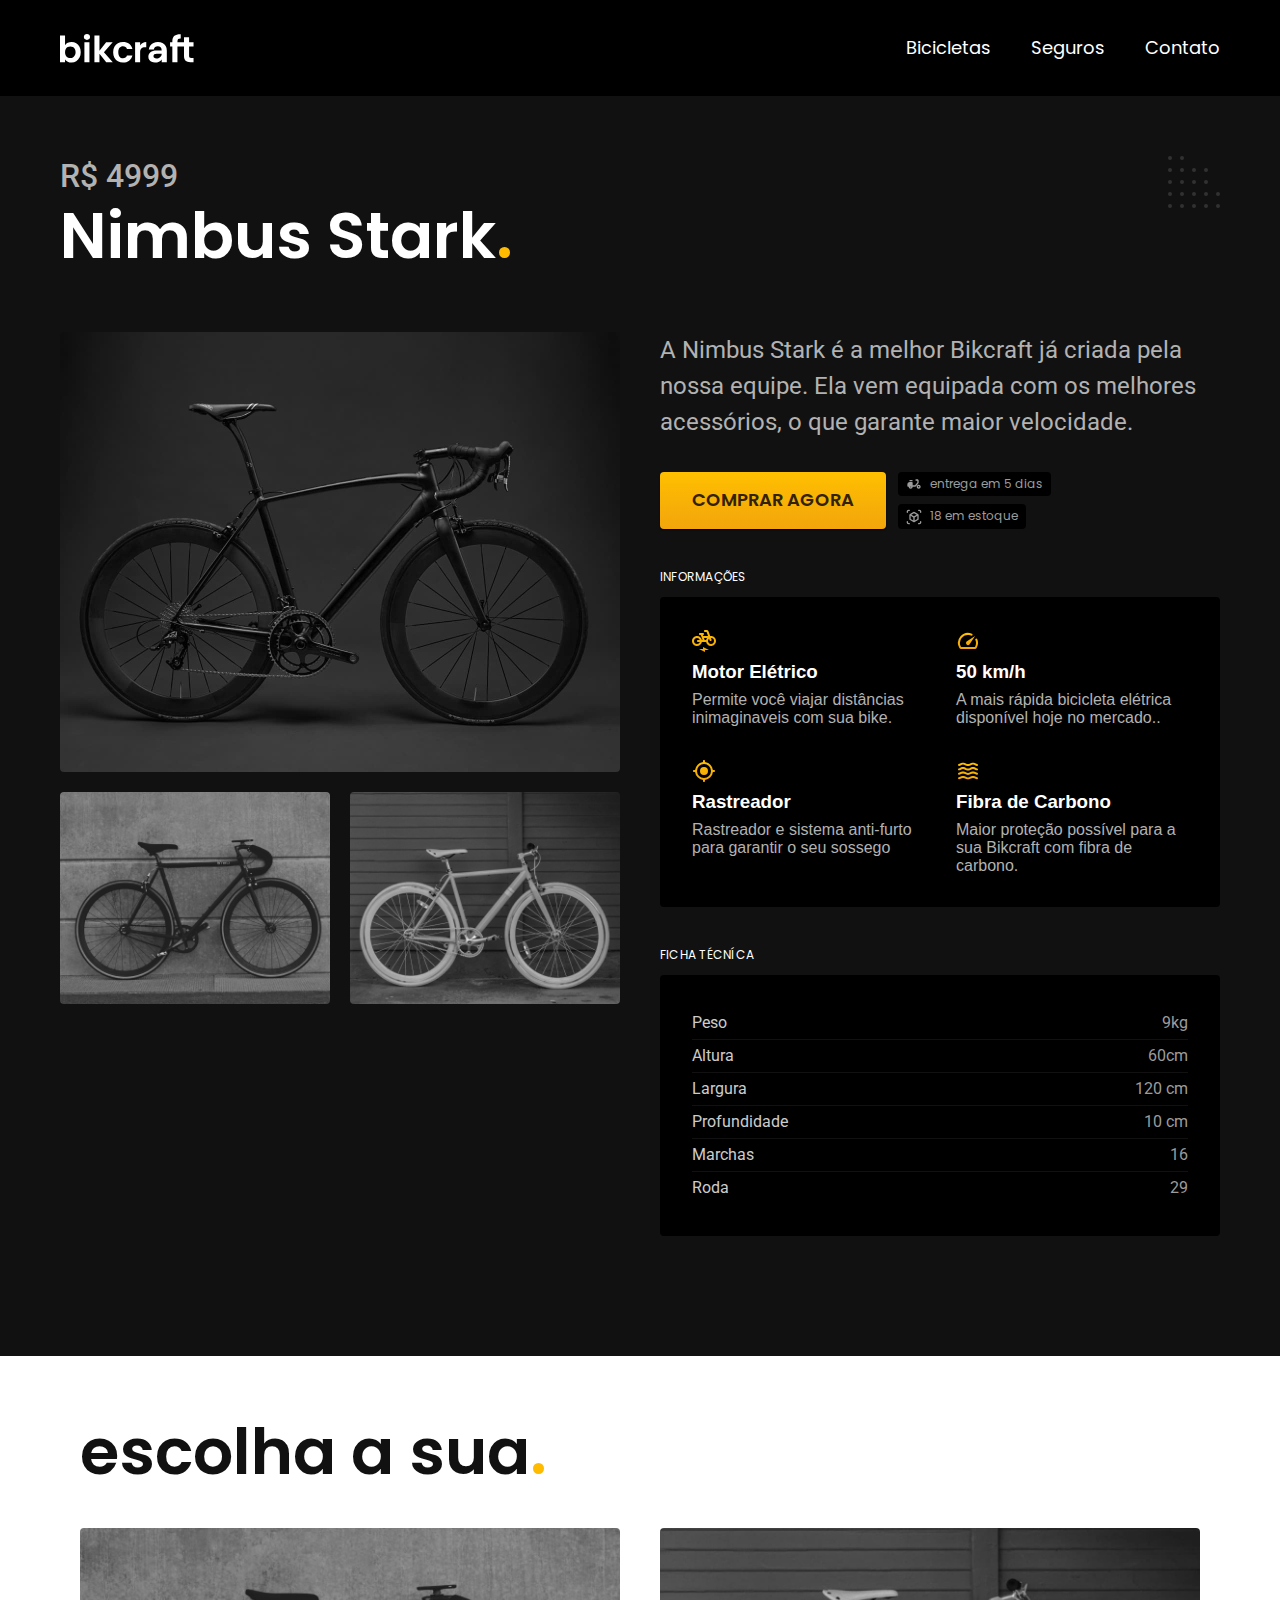
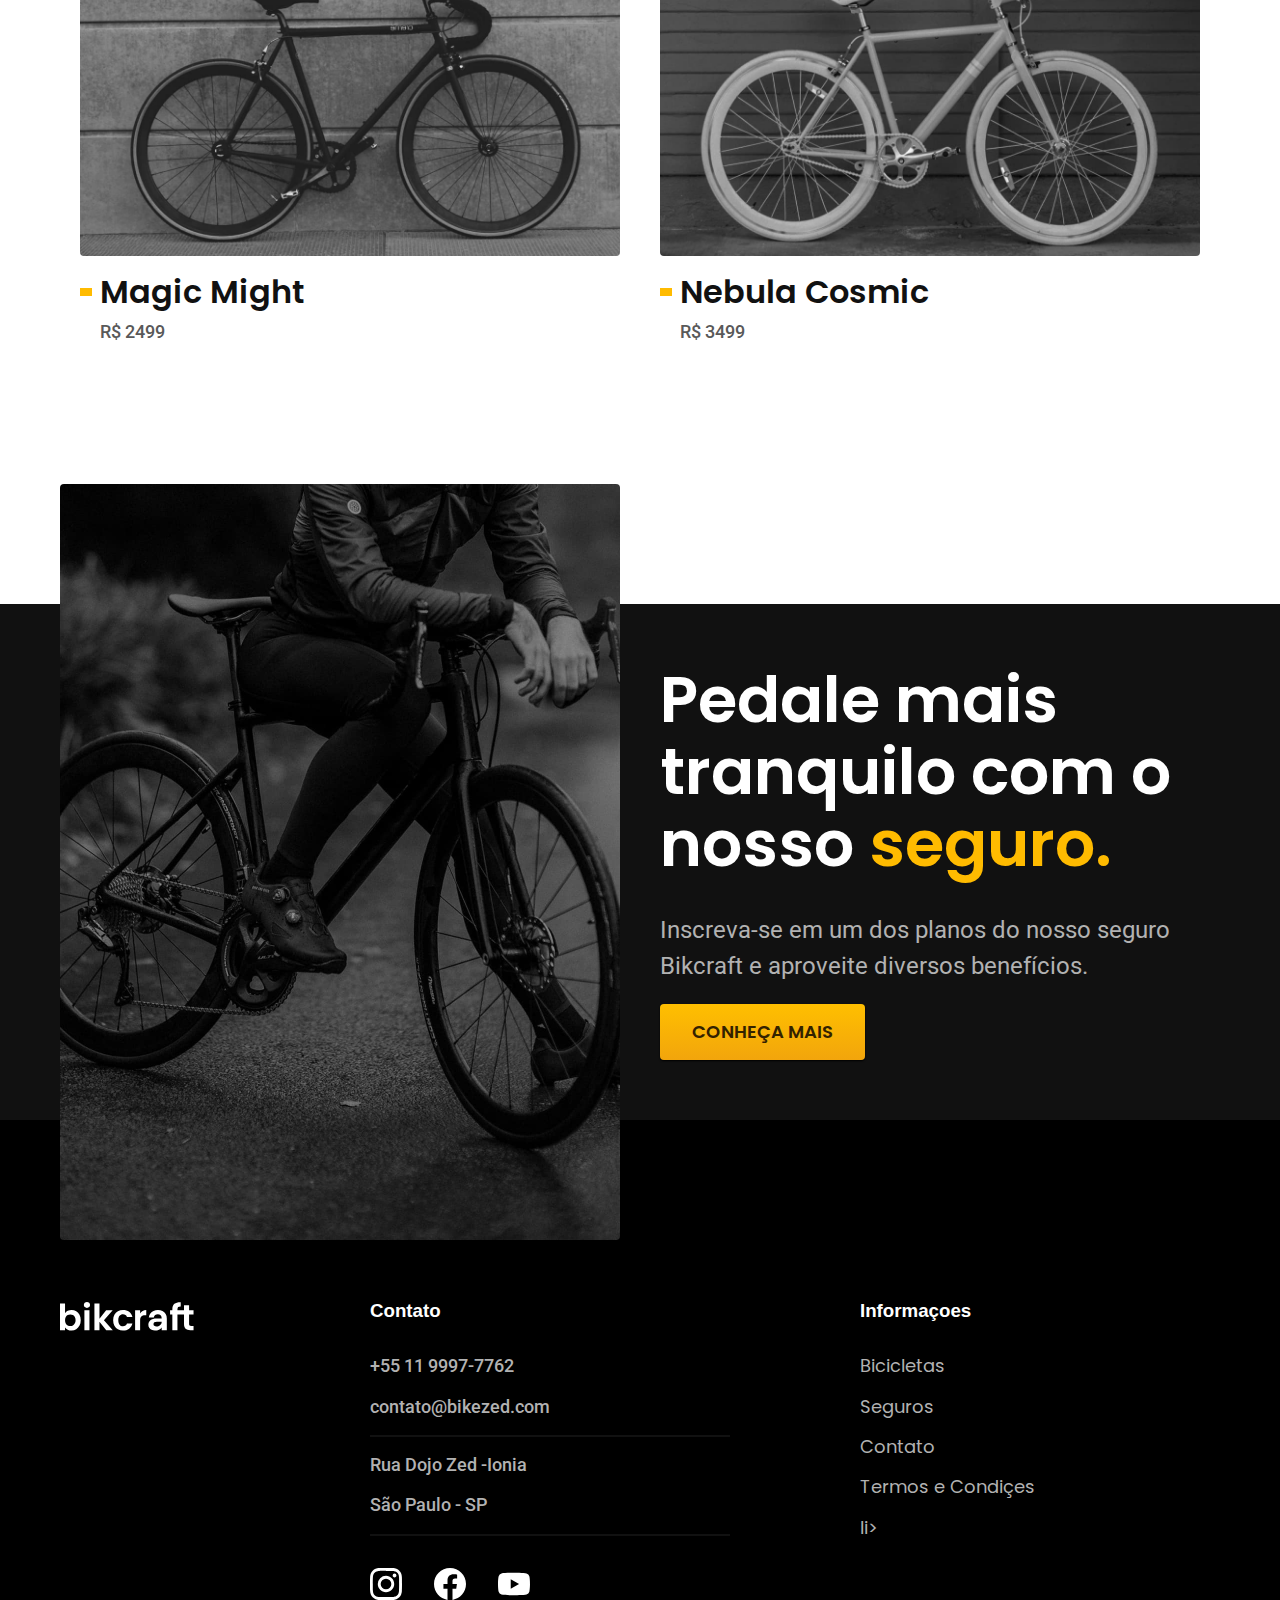
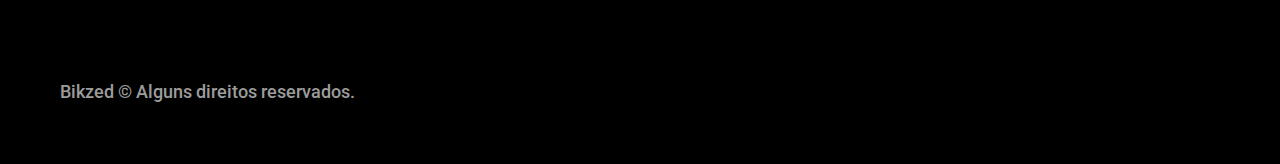
<file: bicicleta/nimbus.html>
<!DOCTYPE html>
<html lang="pt-br">

<head>
  <meta charset="UTF-8">

  <meta name="viewport" content="width=device-width, initial-scale=1.0">
  <title>Nimbus Stark | Bikzed</title>
  <meta name="description" content="Termos e Condições">

  <link rel="stylesheet" href="../CSS/style.min.css">
  <link rel="icon" href="../favicon.svg" type="image/svg+xml">
  <link rel="preconnect" href="https://fonts.googleapis.com">
  <link rel="preconnect" href="https://fonts.gstatic.com" crossorigin>
  <link href="https://fonts.googleapis.com/css2?family=Merriweather:wght@900&family=Poppins:wght@400;600&family=Roboto:wght@400;500&display=swap" rel="stylesheet">
  <script>
    document.documentElement.classList.add('js');
  </script>
</head>

<body id="bicicleta">
  <header class="header-bg">
    <div class="header container">
      <a href="../index.html">
        <img src="../img/bikcraft.svg" alt=" Bikezed">
      </a>

      <nav aria-label="primaria">
        <ul class="header-menu font-1-m cor-0">
          <li> <a href="../bicicletas.html">Bicicletas</a></li>
          <li> <a href="../seguros.html">Seguros </a></li>
          <li> <a href="../contato.html">Contato</a></li>
        </ul>
    </div>
    </nav>
  </header>

  <main class="titulo-bg">
    <div>
      <div class="titulo container">
        <p class="font-2-xl cor-5">R$ 4999</p>
        <h1 class="font-1-xxl cor-0">Nimbus Stark<span class="cor-p1">.</span></h1>
      </div>
    </div>

    <div class="bicicletas container">
      <div class="bicicleta-imagens">
        <img src="../img/bicicleta/nimbus1.jpg" alt="bicicleta1">
        <img src="../img/bicicleta/nimbus2.jpg" alt="bicicleta2">
        <img src="../img/bicicleta/nimbus3.jpg" alt="bicicleta3">
      </div>
      <div class="bicicleta-conteudo">
        <p class="font-2-l cor-5">A Nimbus Stark é a melhor Bikcraft já criada pela nossa equipe. Ela vem equipada com os melhores acessórios, o que garante maior velocidade.</p>
        <div class="bicicleta-comprar">
          <a class="botao" href="../orcamento.html?tipo=bikecraft&produto=nimbus">Comprar Agora</a>
          <span class="font-1-xs cor-6"> <img src="../img/icones/entrega.svg" alt=""> entrega em 5 dias</span>
          <span class="font-1-xs cor-6"> <img src="../img/icones/estoque.svg" alt="">18 em estoque</span>
        </div>

        <h2 class=" font-1-xs cor-0">Informações</h2>
        <ul class="bicicleta-infomacoes">
          <li> <img src="../img/icones/eletrica.svg" alt="">
            <h3 class="font-1m cor-0">Motor Elétrico</h3>
            <p class="font-2xs cor-5">Permite você viajar distâncias inimaginaveis com sua bike.</p>
          </li>
          <li> <img src="../img/icones/velocidade.svg" alt="">
            <h3 class="font-1m cor-0">50 km/h</h3>
            <p class="font-2xs cor-5">A mais rápida bicicleta elétrica disponível hoje no mercado..</p>
          </li>
          <li> <img src="../img/icones/rastreador.svg" alt="">
            <h3 class="font-1m cor-0">Rastreador</h3>
            <p class="font-2xs cor-5">Rastreador e sistema anti-furto para garantir o seu sossego</p>
          </li>
          <li> <img src="../img/icones/carbono.svg" alt="">
            <h3 class="font-1m cor-0">Fibra de Carbono</h3>
            <p class="font-2xs cor-5">Maior proteção possível para a sua Bikcraft com fibra de carbono.</p>
          </li>
        </ul>
        <h2 class="font-1-xs cor-0">Ficha Técníca</h2>
        <ul class="bicicleta-ficha font-2-s cor-4">
          <li>Peso <span>9kg</span></li>
          <li>Altura <span>60cm</span></li>
          <li>Largura <span>120 cm</span></li>
          <li>Profundidade <span>10 cm</span></li>
          <li>Marchas <span>16</span></li>
          <li>Roda <span>29</span></li>
        </ul>
      </div>
    </div>
  </main>

  <article class="bicicletas-lista container">
    <h2 class="font-1-xxl container">escolha a sua<span class="cor-p1">.</span></h2>

    <ul>
      <li>
        <a href="./magic.html">
          <img src="../img/bicicletas/magic.jpg" alt="Bicicleta">
          <h3 class="font-1-xl">Magic Might</h3>
          <span class="font-2-m cor-8">R$ 2499</span>
        </a>
      </li>
      <li>
        <a href="./nebula.html">
          <img src="../img/bicicletas/nebula.jpg" alt="Bicicleta">
          <h3 class="font-1-xl">Nebula Cosmic </h3>
          <span class="font-2-m cor-8">R$ 3499</span>
        </a>
      </li>
    </ul>
  </article>

  <article class="seguro-bg">
    <div class="seguro container">
      <div class="seguro-imagem">
        <img src="../img/fotos/seguros.jpg" alt="Pessoa segura">
      </div>
      <div class="seguro-conteudo">
        <h2 class="font-1-xxl cor-0">Pedale mais tranquilo com o nosso <span class="cor-p1">seguro.</span></h2>
        <p class="font-2-l cor-5">Inscreva-se em um dos planos do nosso seguro Bikcraft e aproveite diversos benefícios.</p>
        <a class="botao" href="../seguros.html">conheça mais</a>
      </div>
    </div>
  </article>



  <footer class="footer-bg">
    <div class="footer container">
      <img src="../bikcraft.svg" alt="bikezed">

      <div class="footer-contato">
        <h3 class="font-2-lb cor-0">Contato</h3>
        <ul class="cor-5 font-2-m">
          <li> <a href="tel:+551199977762">+55 11 9997-7762</a></li>
          <li> <a href="mailto:contato@bikezed.com"> contato@bikezed.com</a>
          <li>
          <li>Rua Dojo Zed -Ionia </li>
          <li> São Paulo - SP </li>
        </ul>
        <div class="footer-redes">
          <a href="../">
            <img src="../img/redes/instagram.svg" alt="">
          </a>
          <a href="../">
            <img src="../img/redes/facebook.svg" alt="">
          </a>
          <a href="../">
            <img src="../img/redes/youtube.svg" alt="">
          </a>
        </div>
      </div>

      <div class="footer-informacoes">
        <h3 class="font-2-lb cor-0">Informaçoes</h3>
        <nav>
          <ul class="font-1-m cor-5">
            <li> <a href="../bicicletas.html">Bicicletas</a></li>
            <li> <a href="../seguros.html">Seguros </a></li>
            <li> <a href="../contato.html">Contato</a></li>
            <li> <a href="../termos.html">Termos e Condiçes</a></li>li>
          </ul>
        </nav>
      </div>
      <p class="font-2-m cor-6 footer-copy">Bikzed © Alguns direitos reservados.</p>
    </div>
  </footer>
  <script src="../js/script.js"></script>
</body>

</html>
</file>
<file: CSS/style.min.css>
body{margin:0;font-family:Arial,Helvetica,sans-serif;color:#111}blockquote,dd,h1,h2,h3,p,ul{margin:0}ul{padding:0;list-style:none}a{text-decoration:none;color:inherit}img{max-width:100%;display:block}img[src$=jpg]{border-radius:4px}.header-bg{background-color:var(--cor-12)}.header{display:flex;flex-wrap:wrap;gap:20px;justify-content:space-between;align-items:center;padding-top:20px;padding-bottom:20px}.header-menu{display:flex;flex-wrap:wrap;gap:40px}.header-menu a{display:inline-block;padding:16px 0;position:relative}.header-menu a::after{content:"";display:block;height:2px;width:0%;background-color:var(--cor-0);margin-top:4px;transition:.3s;position:absolute}.header-menu a.ativo::after,.header-menu a:hover::after{width:100%}@media (max-width:800px){.header-menu{gap:20px}.header-menu a{background:var(--cor-11);padding:12px 16px;border-radius:4px}.header-menu a:hover{background-color:var(--cor-10)}.header-menu a::after{display:none}}@media (max-width:600px){.header-menu{gap:12px}.header-menu a{padding:8px 12px;font-size:14px}}.footer-bg{background-color:var(--cor-12)}.footer{display:grid;grid-template-columns:3fr 5fr 4fr;gap:40px;padding-top:60px;padding-bottom:60px}.footer h3{margin-bottom:32px}.footer-contato ul{margin-bottom:32px}.footer-contato li:nth-child(2):after,.footer-contato li:nth-child(5):after{content:"";display:block;max-width:360px;height:2px;background:var(--cor-11);margin-top:16px}.footer li{margin-bottom:16px}.footer-redes{display:flex;gap:32px}.footer a:hover{color:var(--cor-0)}.footer-copy{grid-column:1/-1;margin-top:40px}@media (max-width:800px){.footer>img{display:none}.footer{grid-template-columns:1fr 1fr}}@media (max-width:600px){.footer{grid-template-columns:1fr;gap:60px}.footer-copy{margin-top:0}}.container{box-sizing:border-box;max-width:1200px;padding-left:20px;padding-right:20px;margin-left:auto;margin-right:auto}.botao{display:inline-block;padding:16px 32px;background:linear-gradient(#ffbf00,#f2a50c);border-radius:4px;box-shadow:0 1px 2px #000;text-transform:uppercase;color:#320;font:600 1.125rem/1.35 Poppins,sans-serif;max-width:max-content;border:none;cursor:pointer}.botao:hover{background:linear-gradient(#ffb60d,#e59317)}.botao.secundario{background:var(--cor-10);color:var(--cor-2)}.botao.secundario:hover{background:var(--cor-9)}.botao.seta{display:flex;align-items:center}.botao.seta::after{content:"";display:inline-block;width:18px;height:10px;margin-left:12px;background:url(../img/icones/seta.svg);transition:transform .2s}.botao.seta:hover:after{transform:translateX(4px)}@media (max-width:600px){.botao{padding:12px 16px;font-size:1rem}}.link{display:inline-block;color:var(--cor-p1);font-size:1.5rem;font-weight:1.5;font-weight:500;font-family:Poppins,sans-serif;text-transform:uppercase}.link::after{content:"";display:block;width:100%;height:4px;background-color:currentColor}.link:hover{color:var(--cor-0)}.titulo-bg{background:var(--cor-11);padding-top:60px;padding-bottom:60px}.titulo{background:url(../img/dec/top-right.svg) no-repeat top right 20px}.titulo p{margin-bottom:4px}@media (max-width:800px){.titulo-bg{padding-top:40px;padding-bottom:40px}.titulo p{font-size:1rem;text-transform:lowercase;font-weight:400}}.font-1-xs{font:400 0.75rem/1.35 Poppins,sans-serif}.font-2-xs{font:400 0.875rem/1.43 Roboto,sans-serif}.font-1-s{font:400 1rem/1.5 Poppins,sans-serif}.font-2-s{font:400 1rem/1.5 Roboto,sans-serif}.font-1-m,.font-1-m-b{font:400 1.125rem/1.35 Poppins,sans-serif}.font-1-m-b{font-weight:600}.font-2-m{font:500 1.125rem/1.35 Roboto,sans-serif}.font-1-l{font:400 1.5rem/1.5 Poppins,sans-serif}.font-2-l,.font-2-l-b{font:400 1.5rem/1.5 Roboto,sans-serif}.font-2-l-b{font-weight:500;letter-spacing:.015em;text-transform:uppercase}.font-1-xl{font:600 2rem/1.25 Poppins,sans-serif}.font-2-xl{font:500 2rem/1.25 Roboto,sans-serif}.font-1-xxl{font:600 4rem/1.125 Poppins,sans-serif}@media (max-width:1200px){.font-1-xxl{font-size:3rem}.font-2-l,.font-2-l-b{font-size:1.125rem}}@media (max-width:800px){.font-1-xxl{font-size:2rem}.font-1-xl,.font-2-xl{font-size:1.5rem}}:root{--cor-0:#ffffff;--cor-1:#f7f7f7;--cor-2:#ededed;--cor-3:#dedede;--cor-4:#cccccc;--cor-5:#b2b2b2;--cor-6:#9c9c9c;--cor-7:#717171;--cor-8:#595959;--cor-9:#404040;--cor-10:#2e2e2e;--cor-11:#111111;--cor-12:#000000;--cor-p1:#ffbb00;--cor-p2:#e4a30b;--cor-p3:#a66f00;--cor-p4:#664400;--cor-p5:#332200}.cor-0{color:var(--cor-0)}.cor-1{color:var(--cor-1)}.cor-2{color:var(--cor-2)}.cor-3{color:var(--cor-3)}.cor-4{color:var(--cor-4)}.cor-5{color:var(--cor-5)}.cor-6{color:var(--cor-6)}.cor-7{color:var(--cor-7)}.cor-8{color:var(--cor-8)}.cor-9{color:var(--cor-9)}.cor-10{color:var(--cor-9)}.cor-11{color:var(--cor-11)}.cor-12{color:var(--cor-12)}.cor-p1{color:var(--cor-p1)}.cor-p2{color:var(--cor-p2)}.cor-p3{color:var(--cor-p3)}.cor-p4{color:var(--cor-p4)}.cor-p5{color:var(--cor-p5)}.js.fadeInDown{transform:translate3d(0,-20px,0)}.js .fadeInUp{transform:translate3d(0,20px,0)}.js .fadeInRight{transform:translate3d(20px,0,0)}.js .fadeInLeft{transform:translate3d(-20px,0,0)}.js [data-anime]{opacity:0}.js .anime{opacity:1;transform:none;transition:transform .8s,opacity .8s}.form{display:grid;grid-template-columns:1fr 1fr;gap:20px}.form label{display:block;font:400 1rem/1.5 Poppins,sans-serif;margin-bottom:4px}.form input[type=email],.form input[type=text],.form textarea{font:400 1rem/1.5 Roboto,sans-serif;background:var(--cor-1);border:1px solid var(--cor-3);padding:12px;border-radius:4px;width:100%;box-sizing:border-box}.form .col-2{grid-column:span 2}.form input[type=email]:focus,.form input[type=text]:focus,.form textarea:focus{outline:0;border-color:var(--cor-p1);background:var(--cor-0);box-shadow:0 0 0 2px #fea}@media (max-width:600px){.form{grid-template-columns:1fr}.form .col-2{grid-column:1}}.introducao-bg{background:var(--cor-12) url(../img/dec/bottom-left.svg) no-repeat bottom 160px left 20px;box-shadow:inset 0 -120px #fff}.introducao{display:grid;grid-template-columns:1fr 1fr;gap:0 40px}.introducao-conteudo{align-self:end;padding-bottom:200px}.introducao img{width:100%;height:100%;object-fit:cover;border-radius:4px}.introducao h1{margin-bottom:32px}.introducao p{margin-bottom:20px}@media (max-width:1200px){.introducao h1{font-size:48px}.introducao p{font-size:18px}}@media (max-width:800px){.introducao-bg{background:var(--cor-11);padding-top:40px;box-shadow:inset 0 -60px #fff}.introducao{grid-template-columns:1fr;gap:32px}.introducao-conteudo{padding-bottom:0}.introducao h1{font-size:32px;margin-bottom:16px}.introducao img{height:300px;width:100%}}.tecnologia-bg{background-color:var(--cor-11);box-shadow:inset 0 80px var(--cor-0),inset 0 -80px var(--cor-0)}.tecnologia{display:grid;grid-template-columns:1fr 1fr;gap:40px}.tecnologia-imagem img{width:100%;height:100%;object-fit:cover;object-position:left}.tecnologia-conteudo{padding-top:160px;padding-bottom:160px}.tecnologia-conteudo>span{display:block;margin-bottom:20px}.tecnologia-conteudo h2{margin-bottom:32px}.tecnologia-conteudo>p{margin-bottom:20px}.tecnologia a{margin-bottom:80px}.tecnologia-vantagens{display:flex;gap:40px}.tecnologia-vantagens h3{margin-bottom:8px;width:max-content}.tecnologia-vantagens img{width:24px;margin-bottom:8px}@media (max-width:800px){.tecnologia-bg{box-shadow:initial}.tecnologia{grid-template-columns:1fr}.tecnologia-conteudo{padding-top:60px;padding-bottom:60px}.tecnologia-imagem{display:none}.tecnologia a{margin-bottom:60px}}@media (max-width:600px){.tecnologia-vantagens{flex-direction:column}}.parceiros{padding-top:60px;padding-bottom:120px}.parceiros h2{margin-bottom:60px}.parceiros ul{max-width:1400px;display:grid;grid-template-columns:repeat(4,1fr);margin:0 auto}.parceiros li{display:flex;padding:32px;border-left:2px solid var(--cor-2)}.parceiros img{margin:auto}.parceiros li:first-child,.parceiros li:nth-child(5){border-left:none}.parceiros li:nth-child(n+5){border-top:2px solid var(--cor-2)}@media (max-width:800px){.parceiros{padding-bottom:60px}.parceiros li{display:flex;padding:20px}.parceiros h2{margin-bottom:20px}.parceiros ul{grid-template-columns:repeat(2,1fr)}.parceiros li:nth-child(n+3){border-top:2px solid var(--cor-2)}.parceiros li:nth-child(odd){border-left:none}}.depoimento{display:grid;grid-template-columns:1fr 1fr;background-color:var(--cor-p1);overflow:hidden;max-height:1000px}.depoimento img{width:100%;height:100%;object-fit:cover;border-radius:0}.depoimento-conteudo{padding:40px 40px 80px 80px;align-self:end;background:url(../img/dec/bottom-right-p.svg) no-repeat bottom 40px right 40px}.depoimento-conteudo p{max-width:32ch;font-family:Merriweather,serif;font-style:italic;font-weight:900;margin-bottom:32px;position:relative}.depoimento p::before{content:"“";font-size:5rem;color:var(--cor-p2);position:absolute;left:-65px;top:-20px}.depoimento p::after{content:"”";font-size:5rem;color:var(--cor-p2);position:absolute}@media (max-width:800px){.depoimento{grid-template-columns:1fr;text-align:center}.depoimento img{max-height:200px}.depoimento-conteudo{padding:40px 20px;justify-self:center}}@media (min-width:1200px){.depoimento img{max-width:520px}}.bicicletas-lista{padding-top:60px;padding-bottom:120px}.bicicletas-lista h2{margin-bottom:40px;width:1200px;padding-left:20px;padding-right:20px}.bicicletas-lista ul{display:flex;gap:40px;padding:0 20px 20px 20px;max-width:1400px;margin-left:auto;margin-right:auto;overflow-x:auto}#bicicletas .bicicletas-lista ul{padding:0 0 20px 0}.bicicletas-lista li{min-width:200px}.bicicletas-lista a{display:block}.bicicletas-lista img{margin-bottom:16px}.bicicletas-lista h3{margin-bottom:8px;display:flex;align-items:center}.bicicletas-lista h3::before{content:"";height:8px;width:12px;display:inline-block;margin-right:8px;background-color:var(--cor-p1);transition:width .2s}.bicicletas-lista a:hover h3::before{width:24px}.bicicletas-lista li span{padding-left:20px}@media (max-width:800px){.bicicletas-lista{padding-bottom:60px}.bicicletas-lista ul{gap:20px}}.bicicletas-bg{background:linear-gradient(to right,var(--cor-0) 30%,var(--cor-11) 0)}.bicicleta{display:grid;grid-template-columns:1fr 1fr;gap:40px;padding-top:60px;padding-bottom:60px;background:url(../img/dec/top-right.svg) no-repeat top 40px right 40px}.bicicletas-imagem{position:relative}.bicicletas-imagem span{background:var(--cor-12);padding:8px 16px 8px 8px;display:inline block;border-radius:4px 0 0 4px;position:absolute;top:20px;right:0}.bicicletas-conteudo{display:grid;grid-template-columns:1fr auto;align-content:start}.bicicleta h2,.bicicleta p{grid-column:1/-1}.bicicleta h2{margin-bottom:20px}.bicicleta h2::before{content:"";display:block;width:12px;height:8px;background-color:var(--cor-p1);margin-bottom:8px}.bicicleta p{margin-bottom:32px}.bicicleta a{place-self:end}.bicicleta ul{display:grid}.bicicleta li{display:flex;align-items:center;gap:8px}.bicicleta li+li{margin-top:16px}.bicicletas-conteudo img{width:24px}@media (max-width:800px){.bicicletas-bg{background:var(--cor-11)}.bicicleta{grid-template-columns:1fr;gap:20px;padding-top:40px;padding-bottom:40px}}@media (max-width:600px){.bicicletas-conteudo{grid-template-columns:1fr}.bicicleta ul{font-size:1rem;margin-bottom:30px;grid-template-columns:1fr 1fr}.bicicleta a{place-self:start}}.bicicletas{display:grid;grid-template-columns:1fr 1fr;align-items:start;gap:40px;padding-top:60px;padding-bottom:60px}#bicicleta .titulo p{text-transform:uppercase}.bicicleta-imagens{display:flex;flex-wrap:wrap;gap:20px}.bicicleta-imagens img{flex:1;min-width:200px}.bicicleta-imagens img:first-child{min-width:100%}.bicicleta-conteudo>p{margin-bottom:32px}.bicicleta-comprar{display:grid;grid-template-columns:max-content auto;align-items:center;justify-items:start;gap:8px 12px;margin-bottom:40px}.bicicleta-comprar a{grid-row:span 2}.bicicleta-comprar span{display:flex;align-items:center;background-color:var(--cor-12);padding:4px 8px;border-radius:4px;gap:8px}.bicicleta-conteudo h2{text-transform:uppercase;letter-spacing:.015rem;margin-bottom:12px}.bicicleta-ficha,.bicicleta-infomacoes{padding:32px;background-color:var(--cor-12);border-radius:4px}.bicicleta-infomacoes{margin-bottom:40px;display:grid;grid-template-columns:1fr 1fr;gap:32px}.bicicleta-infomacoes img{width:24px;margin-bottom:8px}.bicicleta-infomacoes h3{margin-bottom:8px}.bicicleta-ficha li{padding:4px 0;display:flex;justify-content:space-between;border-bottom:1px solid var(--cor-11)}.bicicleta-ficha li:last-child{border-bottom:none}.bicicleta-ficha span{color:var(--cor-6)}@media (max-width:800px){.bicicletas{grid-template-columns:1fr;padding-top:40px;padding-bottom:40px}.bicicleta-imagens{grid-row:2}}@media (max-width:400px){.bicicleta-infomacoes{grid-template-columns:1fr}.bicicleta-comprar{grid-template-columns:1fr}}.seguro-bg{background-color:var(--cor-11);box-shadow:inset 0 120px var(--cor-0),inset 0 -120px var(--cor-12)}.seguro{display:grid;grid-template-columns:1fr 1fr;gap:40px}.seguro-imagem img{width:100%;height:100%;object-fit:cover}.seguro-conteudo{padding-top:180px;padding-bottom:180px}.seguro h2{margin-bottom:32px}.seguro p{margin-bottom:20px}@media (max-width:800px){.seguro-bg{box-shadow:inset 0 -60 var(--cor-12)}.seguro{grid-template-columns:1fr}.seguro-conteudo{grid-row:1;padding-top:40px;padding-bottom:0}}.seguros-bg{background:var(--cor-11)}.seguros{padding-top:60px;padding-bottom:60px;display:grid;grid-template-columns:1fr 1fr;gap:40px;align-items:center}#seguros .seguros{padding-top:0}.seguros h2{grid-column:1/-1}.seguros-item{background-color:var(--cor-12);padding:32px 32px 32px 60px;display:grid;grid-template-columns:1fr auto;border-radius:4px}.seguros-item h3{margin-bottom:60px}.seguros-item span{grid-column:2;display:block;text-align:right}.seguros-item ul{grid-column:1/-1;margin-bottom:32px}.seguros-item li{display:flex;align-items:center;position:relative}.seguros-item li+li{margin-top:20px}.seguros-item li::before{content:"";display:inline block;width:13px;height:9px;background-image:url(../img/icones/lista.svg);position:absolute;left:-21px}.seguros-item a{grid-column:1/-1}@media (max-width:800px){.seguros{grid-template-columns:1fr}}.vantagens-bg{background-color:var(--cor-12)}.vantagens{padding-top:120px;padding-bottom:120px}.vantagens h2{margin-bottom:60px}.vantagens ul{display:grid;grid-template-columns:repeat(auto-fit,minmax(280px,max-content));gap:40px 80px}.vantagens h3,.vantagens img{margin-bottom:8px}@media (max-width:800px){.vantagens{padding-top:60px;padding-bottom:60px}.vantagens h2{margin-bottom:40px}.vantagens ul{gap:20px}}.perguntas{padding-top:120px;padding-bottom:120px}.perguntas h2{margin-bottom:60px}.perguntas dl>div{padding:20px;border-radius:4px}.perguntas dl>div:nth-child(odd){background-color:var(--cor-1)}.perguntas button{border:none;background:0 0;width:100%;text-align:left}.perguntas button{display:grid;grid-template-columns:auto 1fr auto;align-items:center;gap:8px;cursor:pointer}.perguntas button::before{content:"";display:inline-block;width:12px;height:8px;background-color:var(--cor-p1)}.perguntas button::after{content:"";display:inline-block;width:14px;height:6px;background:url(../img/icones/seta-abrir.svg);transition:.3s}.perguntas button:hover::after,.perguntas button[aria-expanded=true]::after{transform:rotate(180deg)}.js .perguntas dd.ativa{display:block}.js .perguntas dd{display:none}.perguntas dd{padding-left:20px;padding-top:16px;max-width:80ch}@media (max-width:800px){.perguntas{padding-top:60px;padding-bottom:60px}.perguntas h2{margin-bottom:40px}}#contato{background:linear-gradient(var(--cor-11) 600px,var(--cor-1) 0)}.contato{display:grid;grid-template-columns:5fr 7fr}.contato-dados,.contato-formulario{padding:60px;box-shadow:0 1px 2px rgba(0,0,0,.1);margin-bottom:100px}.contato-dados{border-radius:5px 0 0 5px;background:var(--cor-12) url(../img/dec/bottom-left.svg) no-repeat bottom 20px left 20px}.contato-formulario{border-radius:0 5px 5px 0;background:var(--cor-0) url(../img/dec/bottom-right.svg) no-repeat bottom 20px right 20px}.contato-dados h2{margin-bottom:60px}.contato-endereco{margin-bottom:32px;padding-left:28px;background:url(../img/icones/local.svg) no-repeat 0 2px}.contato-endereco p{margin-bottom:8px}.contato-meios a{display:block;max-width:max-content;margin-bottom:8px;padding-left:28px}.contato-meios a:hover{color:var(--cor-0)}.contato-meios{background:url(../img/icones/email.svg) no-repeat 0 2px}.contato-meios a:nth-child(2){margin-bottom:32px}.contato-meios a:nth-child(3){background:url(../img/icones/telefone.svg) no-repeat 0 2px;margin-bottom:60px}.contato-redes{display:flex;gap:32px;padding-left:28px}@media (max-width:600px){.contato{grid-template-columns:1fr}.contato-dados{margin-bottom:0}.contato-dados,.contato-formulario{padding:20px}.contato-dados{border-radius:5px 5px 0 0;background:var(--cor-12)}.contato-formulario{border-radius:0 0 5px 5px}.contato-dados h2,.contato-meios a:nth-child(3){margin-bottom:32px}.contato-redes{margin-bottom:12px}}.lojas{display:grid;grid-template-columns:1fr 1fr;gap:0 40px;padding-bottom:120px}.lojas h2{grid-column:1/-1;margin-bottom:60px}.lojas img{border-radius:4px 4px 0 0}.lojas-item{border-radius:4px;background:var(--cor-0);box-shadow:0 1px 2px rgba(0,0,0,.1)}.lojas-conteudo{display:grid;grid-template-columns:1fr 1fr;gap:32px 16px;padding:32px}.lojas-conteudo h3,.lojas-tempo{grid-column:1/-1}.lojas-dados{display:grid;gap:8px;border-left:2px solid var(--cor-2);padding-left:12px}.lojas-tempo{display:flex;align-items:center;gap:8px}@media (max-width:800px){.lojas{gap:20px;padding-top:60px;padding-bottom:60px}.lojas h2{margin-bottom:32px}.lojas-conteudo{grid-template-columns:1fr}}@media (max-width:600px){.lojas{grid-template-columns:1fr}}#orcamento{background:linear-gradient(var(--cor-11) 600px,var(--cor-1) 0)}.orcamento{display:grid;grid-template-columns:5fr 7fr;padding-bottom:120px}.orcamento h2{text-transform:uppercase;position:relative;display:flex;align-items:center}.orcamento h2::before{content:"";display:inline-block;width:4px;height:8px;background-color:var(--cor-p1);position:absolute;left:-12px}.orcamento-dados,.orcamento-produto{padding:60px;box-shadow:0 1px 2px rgba(0,0,0,.1)}.orcamento-produto{border-radius:5px 0 0 5px;background:var(--cor-12) url(../img/dec/bottom-left.svg) no-repeat bottom 20px left 20px;display:grid;grid-template-columns:1fr 1fr;gap:20px;align-content:start}.orcamento-produto>*{grid-column:1/-1}.orcamento-produto>label{grid-column:initial}.orcamento-produto label{float:400 1rem/1.5 "Poppins",sans-serif;color:var(--cor-4);background-color:var(--cor-10);display:block;padding:12px 16px;border-radius:4px;cursor:pointer;display:grid;grid-template-columns:auto 1fr auto;align-items:center;border:1px solid var(--cor-10)}.orcamento-produto label::before{content:"";display:inline-block;box-sizing:border-box;width:12px;height:12px;border:1px solid var(--cor-6);border-radius:50%;margin-right:8px}.orcamento-produto input:checked+label{background:var(--cor-0);color:var(--cor-11)}.orcamento-produto input:checked+label::before{border-color:var(--cor-7);box-shadow:inset 0 0 0 3px var(--cor-0),inset 0 0 0 5px var(--cor-7)}.orcamento-produto label:hover{background-color:var(--cor-9);border-color:var(--cor-9)}.orcamento-produto input:focus+label{box-shadow:0 0 0 2px var(--cor-p1);border-color:(--cor-12)}.orcamento-produto label span{display:none}.orcamento-produto input:checked+label span{display:inline-block}.orcamento-produto input{opacity:0;position:absolute;pointer-events:none}.orcamento-dados{border-radius:0 5px 5px 0;background:var(--cor-0) url(../img/dec/bottom-right.svg) no-repeat bottom 20px right 20px}.orcamento-conteudo{display:none}.orcamento-conteudo h2,.orcamento-dados h2:nth-last-of-type(n+2){margin-top:20px}#bikecraft:checked~#orcamento-bikecraft,#seguro:checked~#orcamento-seguro{display:grid;gap:20px}.orcamento-detalhes{display:none;background:var(--cor-0);padding:20px;grid-template-columns:1fr 1fr;border-radius:4px;align-items:center}.orcamento-detalhes li{display:flex;align-items:center;margin-bottom:8px}.orcamento-detalhes li img{width:16px;margin-right:8px}.orcamento-produto input:checked+label+.orcamento-detalhes{display:grid}@media (max-width:1200px){.orcamento-dados,.orcamento-produto{padding:32px}}@media (max-width:800px){.orcamento{grid-template-columns:1fr}.orcamento-dados{border-radius:0 0 5px 5px}.orcamento-produto{border-radius:5px 5px 0 0;background:var(--cor-12)}}@media (max-width:400px){.orcamento-produto{grid-template-columns:1fr}}.termos{padding-top:60px;padding-bottom:60px}.termos h2{font-weight:600;margin-bottom:20px}.termos p+h2{margin-top:40px}.termos p{margin-bottom:24px;max-width:75ch}
</file>
